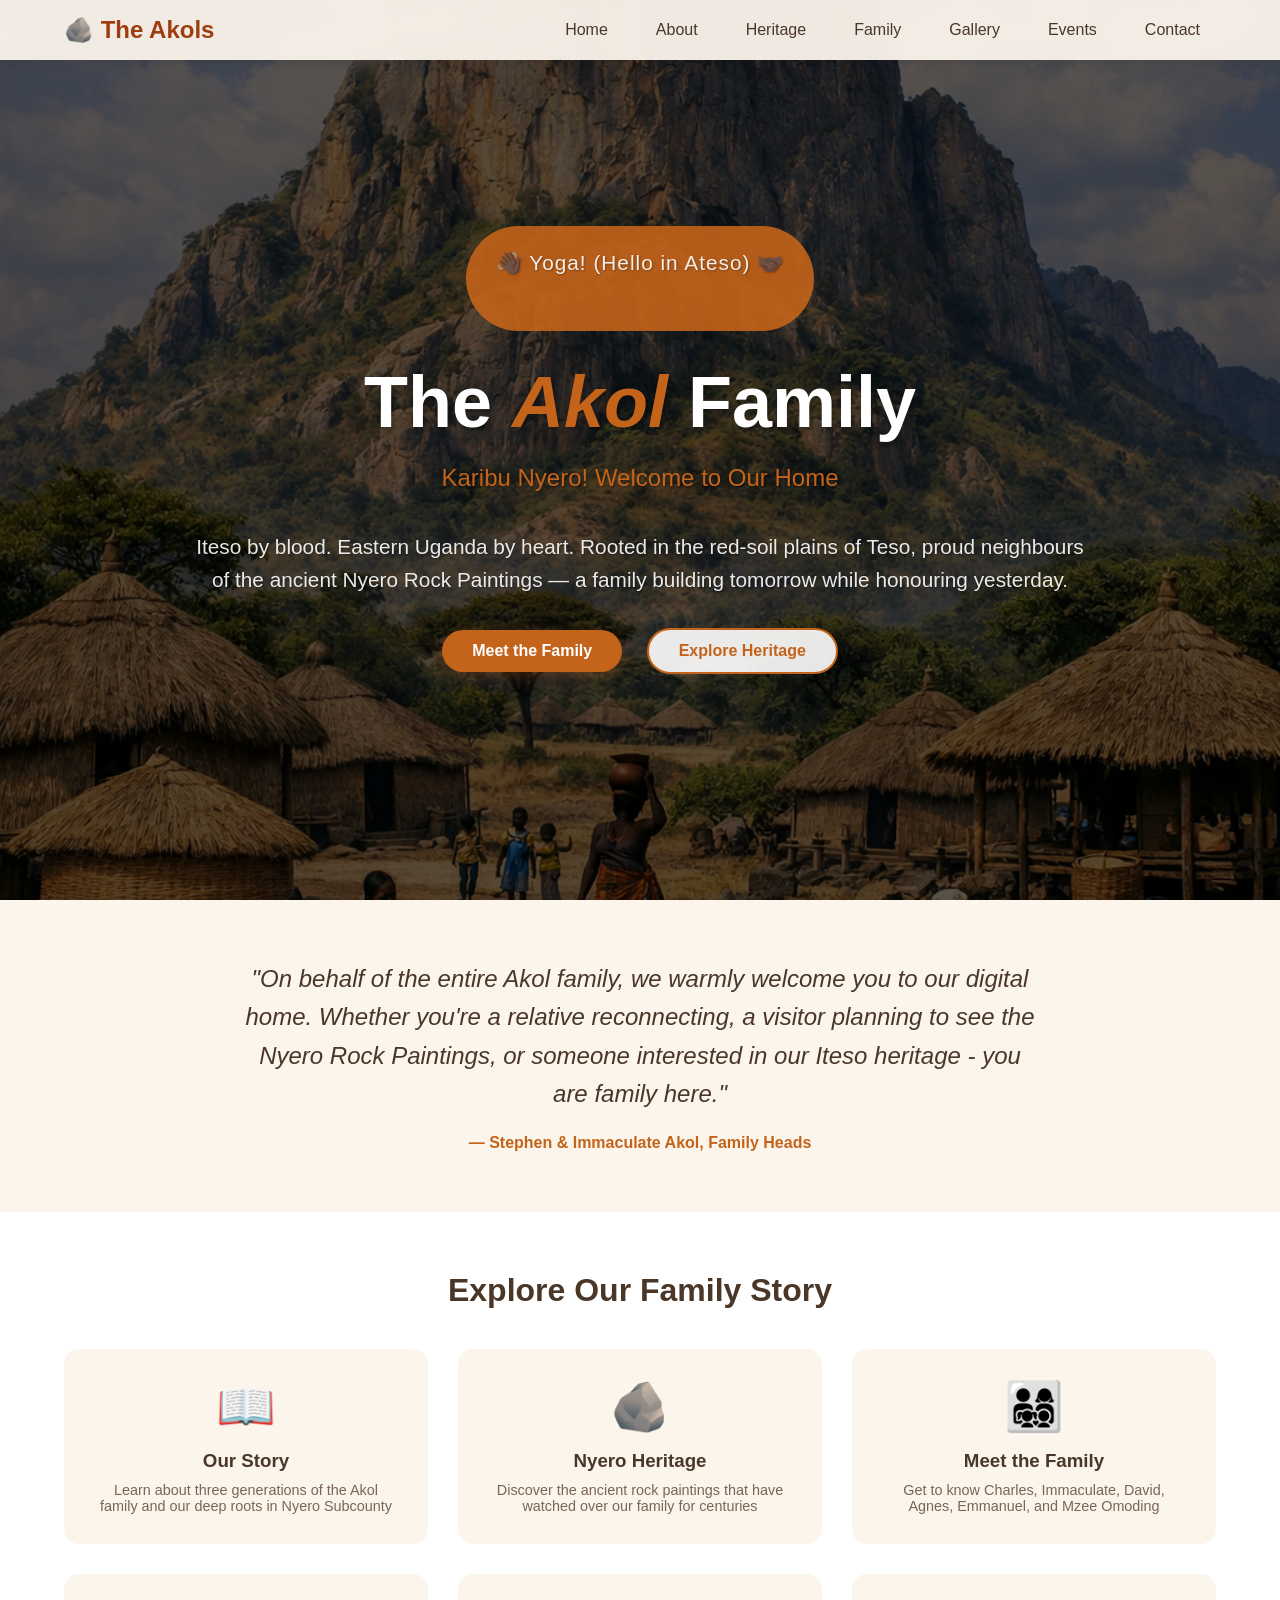
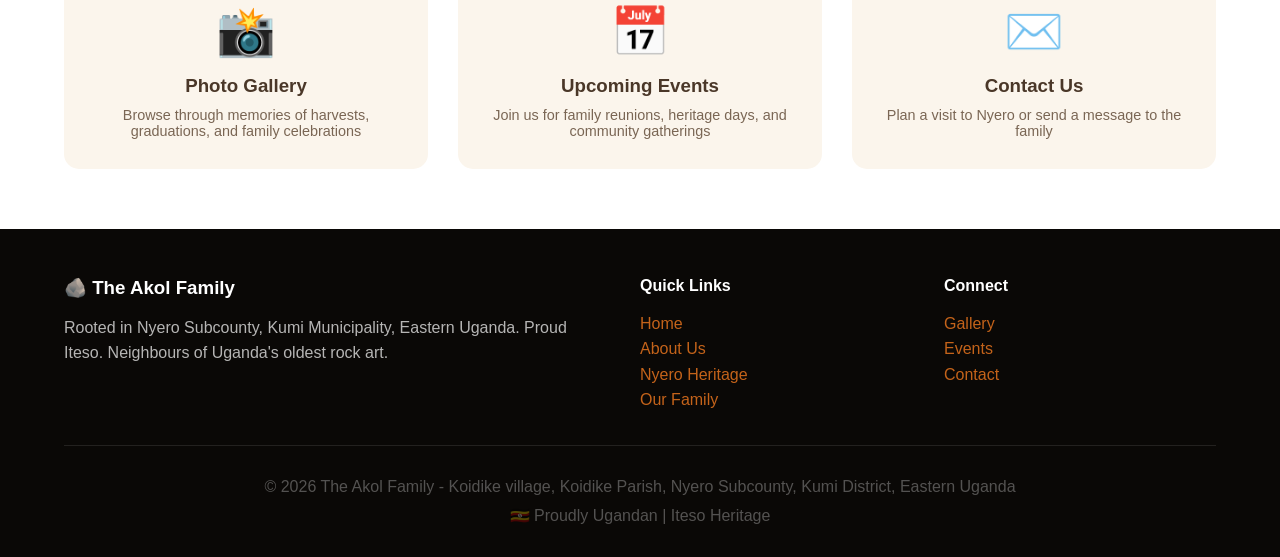
<file: index.html>
<!DOCTYPE html>
<html lang="en">
<head>
    <meta charset="UTF-8">
    <meta name="viewport" content="width=device-width, initial-scale=1.0">
    <title>The Akol Family - Home</title>
    <style>
        * {
            margin: 0;
            padding: 0;
            box-sizing: border-box;
        }
        
        body {
            font-family: 'Segoe UI', Tahoma, Geneva, Verdana, sans-serif;
            color: #4A3728;
        }
        
        /* Navigation */
        nav {
            background: rgba(251, 245, 236, 0.95);
            padding: 1rem 5%;
            display: flex;
            justify-content: space-between;
            align-items: center;
            position: fixed;
            top: 0;
            left: 0;
            right: 0;
            z-index: 100;
            box-shadow: 0 2px 10px rgba(0,0,0,0.1);
            backdrop-filter: blur(5px);
        }
        
        .logo {
            font-size: 1.5rem;
            font-weight: bold;
            color: #9E3D0F;
            text-decoration: none;
        }
        
        .nav-links {
            display: flex;
            gap: 1rem;
            list-style: none;
        }
        
        .nav-links a {
            text-decoration: none;
            color: #4A3728;
            padding: 0.5rem 1rem;
            transition: color 0.3s;
            font-weight: 500;
        }
        
        .nav-links a:hover {
            color: #C4631A;
        }
        
        /* Hero Section with Background Image */
        .hero {
            min-height: 100vh;
            background-image: url('img/rock.png');
            background-size: cover;
            background-position: center;
            background-attachment: fixed;
            background-repeat: no-repeat;
            position: relative;
            display: flex;
            align-items: center;
            justify-content: center;
            text-align: center;
            padding: 100px 20px;
        }
        
        /* Dark overlay for better text readability */
        .hero::before {
            content: '';
            position: absolute;
            top: 0;
            left: 0;
            right: 0;
            bottom: 0;
            background: rgba(0, 0, 0, 0.65);
        }
        
        .hero-content {
            position: relative;
            z-index: 2;
            max-width: 900px;
            animation: fadeInUp 1s ease-out;
        }
        
        @keyframes fadeInUp {
            from {
                opacity: 0;
                transform: translateY(30px);
            }
            to {
                opacity: 1;
                transform: translateY(0);
            }
        }
        
        .hero h1 {
            font-size: 4.5rem;
            color: white;
            margin-bottom: 1rem;
            text-shadow: 2px 2px 4px rgba(0,0,0,0.3);
        }
        
        .hero h1 em {
            color: #C4631A;
            font-style: italic;
        }
        
        /* Welcome Message Box */
        .welcome-message {
            background: rgba(196, 99, 26, 0.9);
            padding: 20px 30px;
            border-radius: 60px;
            display: inline-block;
            margin-bottom: 30px;
            animation: pulse 2s infinite;
        }
        
        @keyframes pulse {
            0%, 100% {
                transform: scale(1);
            }
            50% {
                transform: scale(1.05);
            }
        }
        
        .welcome-message p {
            color: white;
            font-size: 1.1rem;
            font-weight: 500;
            letter-spacing: 1px;
        }
        
        .welcome-message .wave {
            font-size: 1.3rem;
            display: inline-block;
            animation: wave 1s ease-in-out infinite;
        }
        
        @keyframes wave {
            0%, 100% { transform: rotate(0deg); }
            25% { transform: rotate(20deg); }
            75% { transform: rotate(-10deg); }
        }
        
        .hero p {
            font-size: 1.3rem;
            color: rgba(255,255,255,0.9);
            margin-bottom: 2rem;
            line-height: 1.6;
            text-shadow: 1px 1px 2px rgba(0,0,0,0.3);
        }
        
        .btn {
            display: inline-block;
            padding: 12px 30px;
            margin: 0 10px;
            text-decoration: none;
            border-radius: 50px;
            transition: all 0.3s;
            font-weight: 600;
        }
        
        .btn-primary {
            background: #C4631A;
            color: white;
            box-shadow: 0 4px 15px rgba(196,99,26,0.3);
        }
        
        .btn-primary:hover {
            background: #9E3D0F;
            transform: translateY(-3px);
            box-shadow: 0 6px 20px rgba(196,99,26,0.4);
        }
        
        .btn-outline {
            border: 2px solid #C4631A;
            color: #C4631A;
            background: rgba(255,255,255,0.9);
        }
        
        .btn-outline:hover {
            background: #C4631A;
            color: white;
            transform: translateY(-3px);
        }
        
        /* Family Quote Section */
        .family-quote {
            padding: 60px 5%;
            background: #FBF5EC;
            text-align: center;
        }
        
        .family-quote .quote {
            max-width: 800px;
            margin: 0 auto;
            font-size: 1.5rem;
            font-style: italic;
            color: #4A3728;
            line-height: 1.6;
        }
        
        .family-quote .author {
            margin-top: 20px;
            font-size: 1rem;
            color: #C4631A;
            font-weight: 600;
        }
        
        /* Quick Links Section */
        .quick-links {
            padding: 60px 5%;
            background: white;
        }
        
        .quick-links h2 {
            text-align: center;
            font-size: 2rem;
            color: #4A3728;
            margin-bottom: 40px;
        }
        
        .links-grid {
            display: grid;
            grid-template-columns: repeat(auto-fit, minmax(280px, 1fr));
            gap: 30px;
            max-width: 1200px;
            margin: 0 auto;
        }
        
        .link-card {
            background: #FBF5EC;
            padding: 30px;
            border-radius: 15px;
            text-align: center;
            transition: all 0.3s;
            text-decoration: none;
            display: block;
        }
        
        .link-card:hover {
            transform: translateY(-5px);
            box-shadow: 0 10px 30px rgba(0,0,0,0.1);
        }
        
        .link-card .icon {
            font-size: 3rem;
            margin-bottom: 15px;
        }
        
        .link-card h3 {
            color: #4A3728;
            margin-bottom: 10px;
        }
        
        .link-card p {
            color: #7A6654;
            font-size: 0.9rem;
        }
        
        /* Footer */
        footer {
            background: #0A0806;
            color: white;
            padding: 3rem 5% 2rem;
        }
        
        .footer-content {
            max-width: 1200px;
            margin: 0 auto;
            display: grid;
            grid-template-columns: 2fr 1fr 1fr;
            gap: 2rem;
        }
        
        .footer-content h3, .footer-content h4 {
            margin-bottom: 1rem;
        }
        
        .footer-content a {
            color: #C4631A;
            text-decoration: none;
        }
        
        .footer-content p {
            line-height: 1.6;
            color: rgba(255,255,255,0.7);
        }
        
        .footer-bottom {
            text-align: center;
            margin-top: 2rem;
            padding-top: 2rem;
            border-top: 1px solid rgba(255,255,255,0.1);
            color: rgba(255,255,255,0.3);
        }
        
        @media (max-width: 768px) {
            .nav-links {
                display: none;
            }
            .hero h1 {
                font-size: 2.5rem;
            }
            .hero p {
                font-size: 1rem;
            }
            .welcome-message p {
                font-size: 0.9rem;
            }
            .footer-content {
                grid-template-columns: 1fr;
                text-align: center;
            }
            .btn {
                margin: 10px;
                display: inline-block;
            }
        }
    </style>
</head>
<body>

<!-- Navigation -->
<nav>
    <a href="index.html" class="logo">🪨 The Akols</a>
    <ul class="nav-links">
        <li><a href="index.html">Home</a></li>
        <li><a href="about.html">About</a></li>
        <li><a href="heritage.html">Heritage</a></li>
        <li><a href="family.html">Family</a></li>
        <li><a href="gallery.html">Gallery</a></li>
        <li><a href="events.html">Events</a></li>
        <li><a href="contact.html">Contact</a></li>
    </ul>
</nav>

<!-- Hero Section with Background Image -->
<section class="hero">
    <div class="hero-content">
        <!-- Welcome Message -->
        <div class="welcome-message">
            <p><span class="wave">👋🏿</span> Yoga! (Hello in Ateso) <span class="wave">🤝🏿</span></p>
        </div>
        
        <h1>The <em>Akol</em> Family</h1>
        
        <!-- Extended Welcome Message -->
        <div style="margin-bottom: 20px;">
            <p style="font-size: 1.5rem; font-weight: 500; color: #C4631A;">Karibu Nyero! Welcome to Our Home</p>
        </div>
        
        <p>Iteso by blood. Eastern Uganda by heart. Rooted in the red-soil plains of Teso, proud neighbours of the ancient Nyero Rock Paintings — a family building tomorrow while honouring yesterday.</p>
        
        <div style="margin-top: 30px;">
            <a href="family.html" class="btn btn-primary">Meet the Family</a>
            <a href="heritage.html" class="btn btn-outline">Explore Heritage</a>
        </div>
    </div>
</section>

<!-- Family Welcome Section -->
<section class="family-quote">
    <div class="quote">
        "On behalf of the entire Akol family, we warmly welcome you to our digital home. Whether you're a relative reconnecting, a visitor planning to see the Nyero Rock Paintings, or someone interested in our Iteso heritage - you are family here."
    </div>
    <div class="author">
        — Stephen & Immaculate Akol, Family Heads
    </div>
</section>

<!-- Quick Links Section -->
<section class="quick-links">
    <h2>Explore Our Family Story</h2>
    <div class="links-grid">
        <a href="about.html" class="link-card">
            <div class="icon">📖</div>
            <h3>Our Story</h3>
            <p>Learn about three generations of the Akol family and our deep roots in Nyero Subcounty</p>
        </a>
        <a href="heritage.html" class="link-card">
            <div class="icon">🪨</div>
            <h3>Nyero Heritage</h3>
            <p>Discover the ancient rock paintings that have watched over our family for centuries</p>
        </a>
        <a href="family.html" class="link-card">
            <div class="icon">👨‍👩‍👧‍👦</div>
            <h3>Meet the Family</h3>
            <p>Get to know Charles, Immaculate, David, Agnes, Emmanuel, and Mzee Omoding</p>
        </a>
        <a href="gallery.html" class="link-card">
            <div class="icon">📸</div>
            <h3>Photo Gallery</h3>
            <p>Browse through memories of harvests, graduations, and family celebrations</p>
        </a>
        <a href="events.html" class="link-card">
            <div class="icon">📅</div>
            <h3>Upcoming Events</h3>
            <p>Join us for family reunions, heritage days, and community gatherings</p>
        </a>
        <a href="contact.html" class="link-card">
            <div class="icon">✉️</div>
            <h3>Contact Us</h3>
            <p>Plan a visit to Nyero or send a message to the family</p>
        </a>
    </div>
</section>

<!-- Footer -->
<footer>
    <div class="footer-content">
        <div>
            <h3>🪨 The Akol Family</h3>
            <p>Rooted in Nyero Subcounty, Kumi Municipality, Eastern Uganda. Proud Iteso. Neighbours of Uganda's oldest rock art.</p>
        </div>
        <div>
            <h4>Quick Links</h4>
            <p><a href="index.html">Home</a></p>
            <p><a href="about.html">About Us</a></p>
            <p><a href="heritage.html">Nyero Heritage</a></p>
            <p><a href="family.html">Our Family</a></p>
        </div>
        <div>
            <h4>Connect</h4>
            <p><a href="gallery.html">Gallery</a></p>
            <p><a href="events.html">Events</a></p>
            <p><a href="contact.html">Contact</a></p>
        </div>
    </div>
    <div class="footer-bottom">
        <p>&copy; 2026 The Akol Family - Koidike village, Koidike Parish, Nyero Subcounty, Kumi District, Eastern Uganda</p>
        <p style="margin-top: 10px;">🇺🇬 Proudly Ugandan | Iteso Heritage</p>
    </div>
</footer>

<script>
    // Check if the background image loaded correctly
    const heroSection = document.querySelector('.hero');
    const bgImage = new Image();
    bgImage.src = 'img/rock.png';
    
    bgImage.onerror = function() {
        // If image fails to load, add fallback gradient
        heroSection.style.backgroundImage = "linear-gradient(135deg, #2E1A08 0%, #4A2A10 100%)";
        console.log('Background image not found at img/rock.png');
    };
    
    bgImage.onload = function() {
        console.log('Background image loaded successfully');
    };
</script>

</body>
</html>
</file>
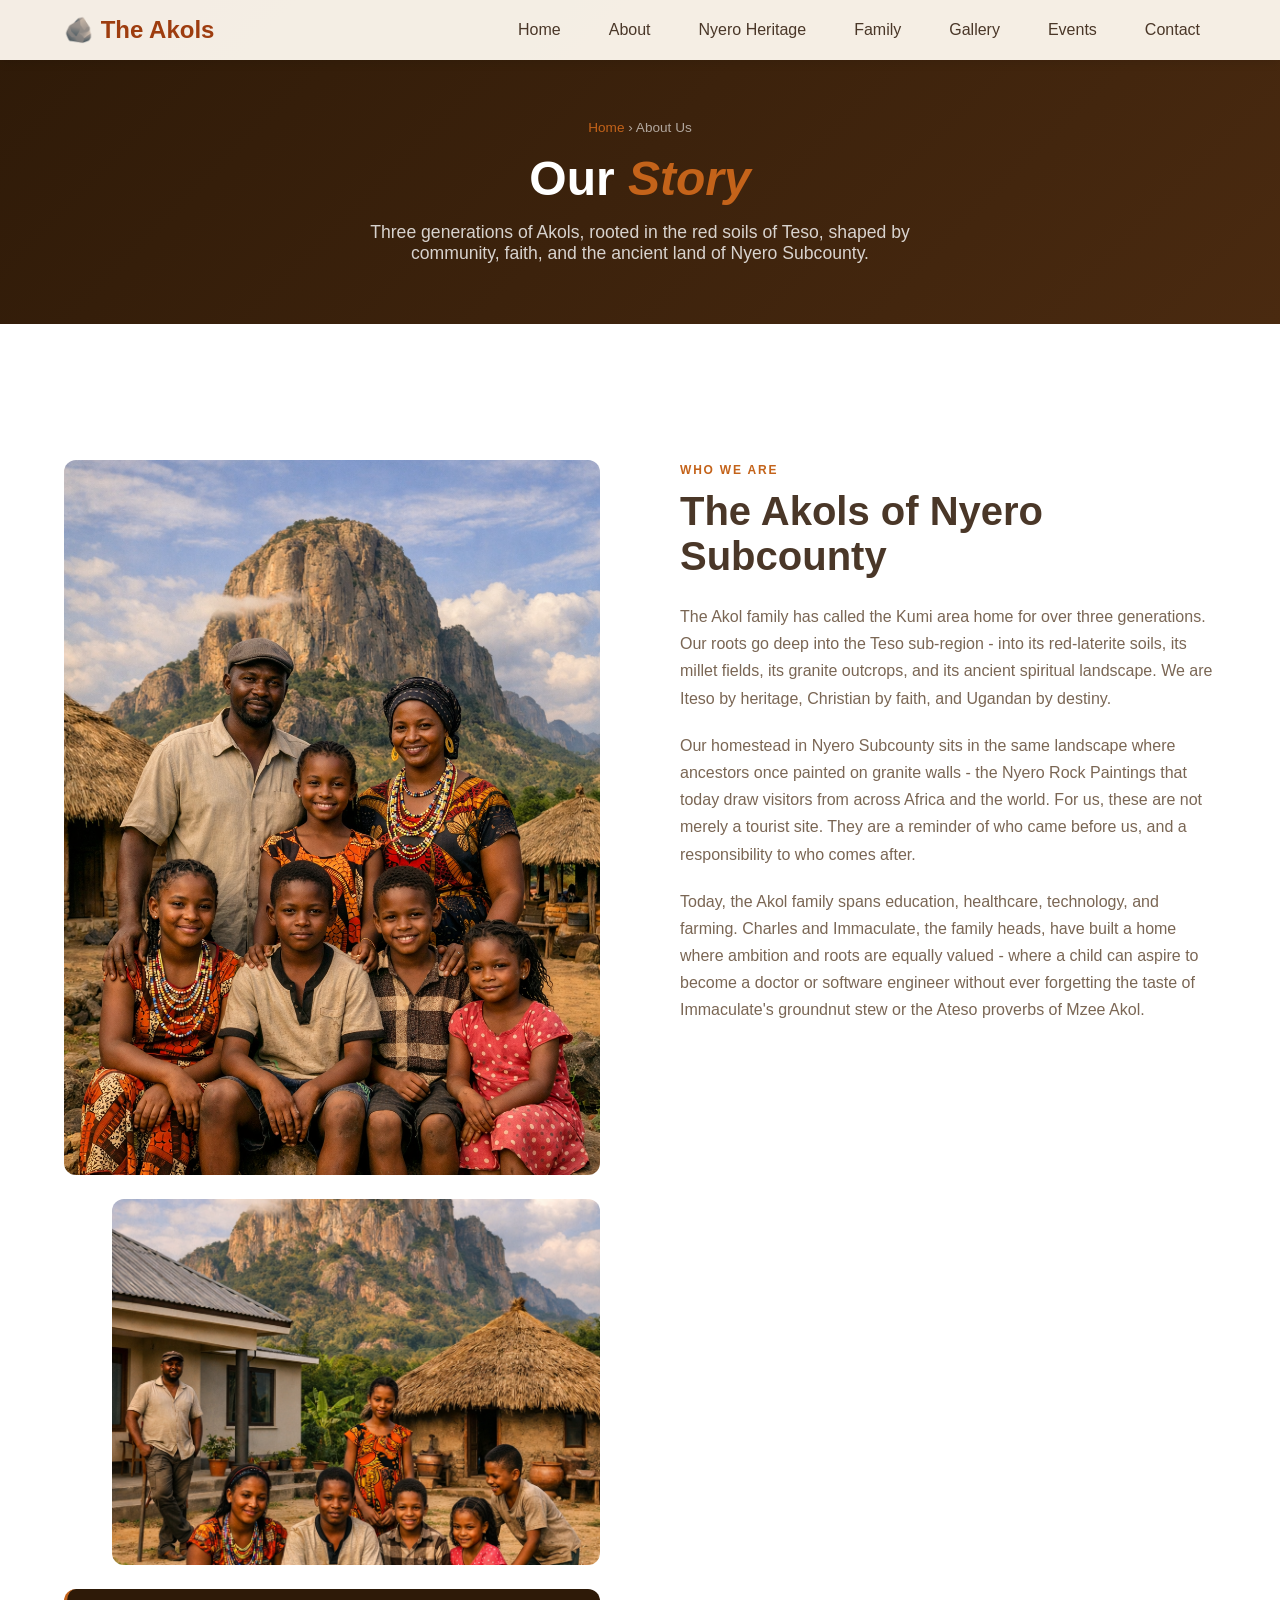
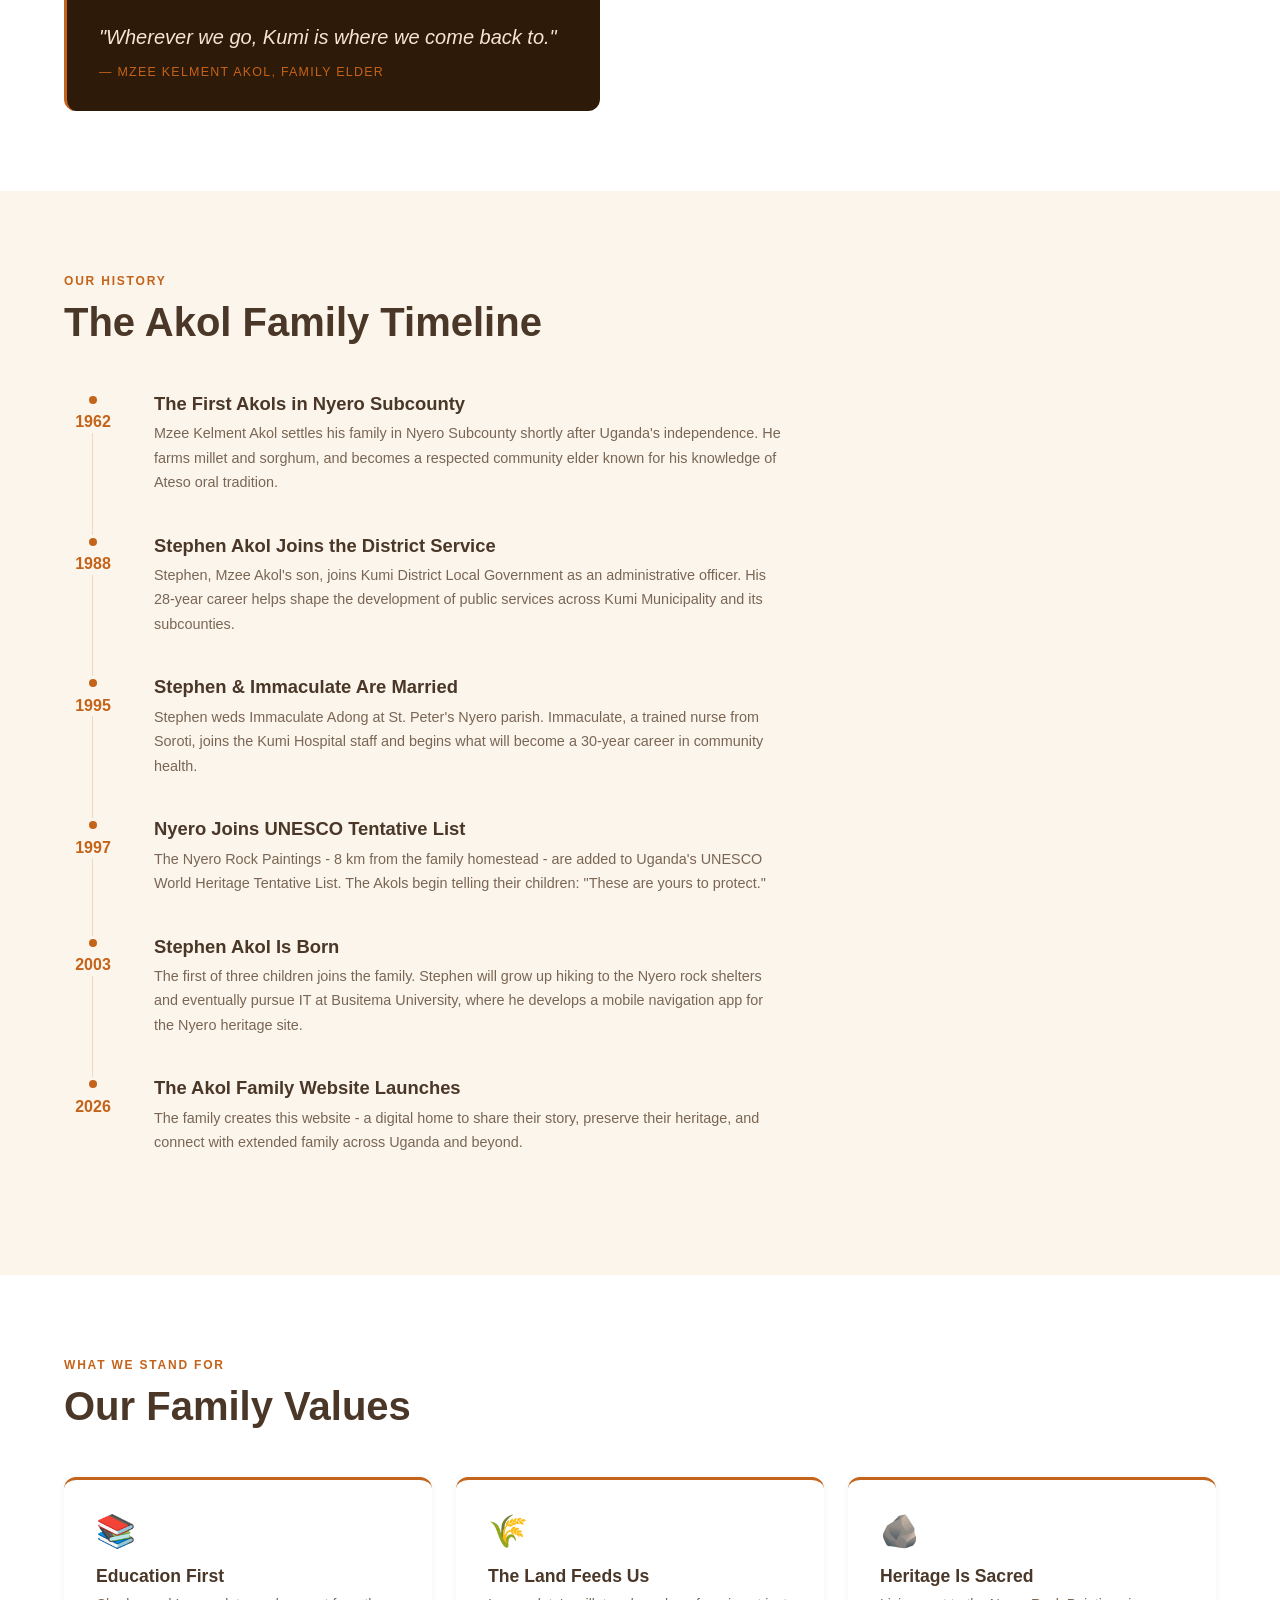
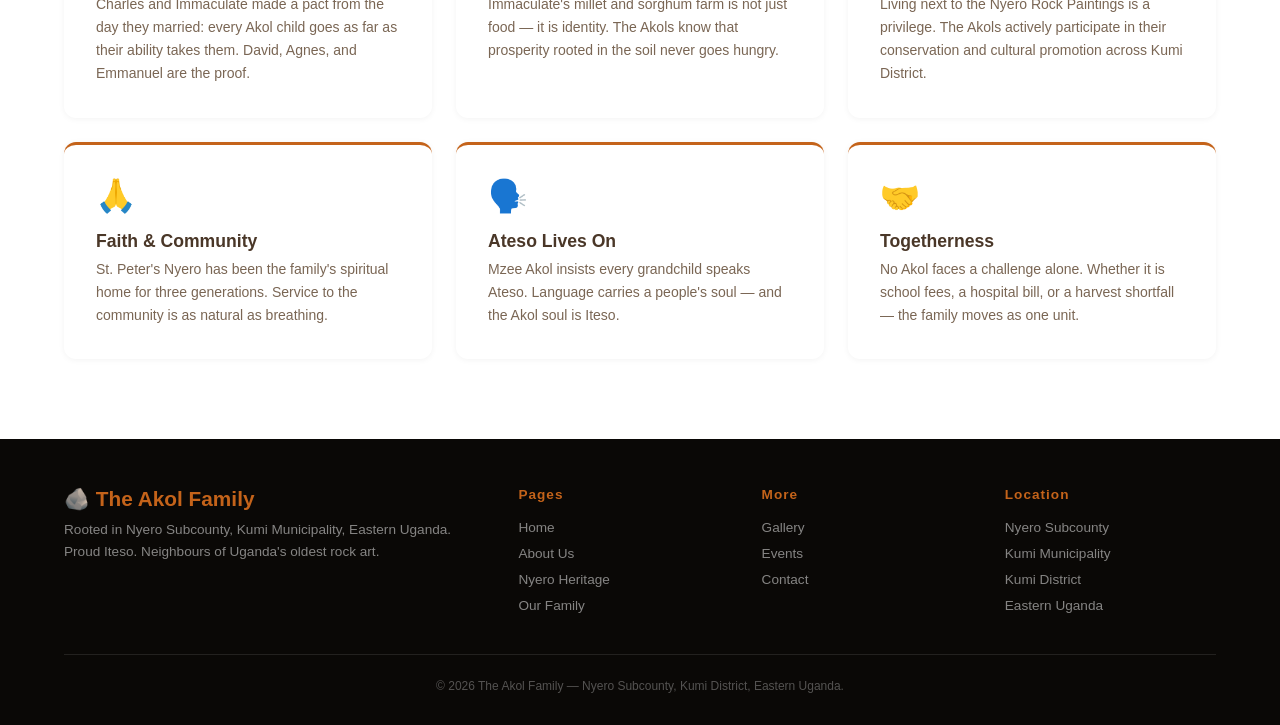
<file: about.html>
<!DOCTYPE html>
<html lang="en">
<head>
  <meta charset="UTF-8"/>
  <meta name="viewport" content="width=device-width, initial-scale=1.0"/>
  <title>About Us — The Akol Family</title>
  <style>
    * {
      margin: 0;
      padding: 0;
      box-sizing: border-box;
    }

    body {
      font-family: 'Segoe UI', Tahoma, Geneva, Verdana, sans-serif;
      background: #FBF5EC;
      color: #4A3728;
    }

    /* Navigation */
    nav {
      background: rgba(251, 245, 236, 0.97);
      padding: 1rem 5%;
      display: flex;
      justify-content: space-between;
      align-items: center;
      position: fixed;
      top: 0;
      left: 0;
      right: 0;
      z-index: 100;
      box-shadow: 0 2px 10px rgba(0,0,0,0.1);
    }

    .logo {
      font-size: 1.5rem;
      font-weight: bold;
      color: #9E3D0F;
      text-decoration: none;
    }

    .nav-links {
      display: flex;
      gap: 1rem;
      list-style: none;
    }

    .nav-links a {
      text-decoration: none;
      color: #4A3728;
      padding: 0.5rem 1rem;
      transition: color 0.3s;
    }

    .nav-links a:hover {
      color: #C4631A;
    }

    /* Page Header */
    .page-header {
      background: linear-gradient(135deg, #2E1A08 0%, #4A2A10 100%);
      color: white;
      padding: 120px 5% 60px;
      text-align: center;
    }

    .page-header h1 {
      font-size: 3rem;
      margin-bottom: 1rem;
    }

    .page-header h1 em {
      color: #C4631A;
      font-style: italic;
    }

    .page-header p {
      font-size: 1.1rem;
      max-width: 600px;
      margin: 0 auto;
      opacity: 0.8;
    }

    .page-breadcrumb {
      margin-bottom: 1rem;
      font-size: 0.85rem;
      color: rgba(255,255,255,0.6);
    }

    .page-breadcrumb a {
      color: #C4631A;
      text-decoration: none;
    }

    /* Section */
    .section {
      padding: 80px 5%;
    }

    .section-inner {
      max-width: 1200px;
      margin: 0 auto;
    }

    .s-label {
      display: inline-block;
      font-size: 0.75rem;
      letter-spacing: 0.15em;
      text-transform: uppercase;
      color: #C4631A;
      font-weight: 600;
      margin-bottom: 0.75rem;
    }

    .s-title {
      font-size: 2.5rem;
      font-weight: 700;
      color: #4A3728;
      margin-bottom: 1.5rem;
    }

    .s-body {
      font-size: 1rem;
      line-height: 1.7;
      color: #7A6654;
    }

    /* Story Grid */
    .story-grid {
      display: grid;
      grid-template-columns: 1fr 1fr;
      gap: 5rem;
      align-items: start;
      margin-top: 3.5rem;
    }

    .story-img-wrap {
      position: relative;
    }

    .story-img {
      aspect-ratio: 3/4;
      border-radius: 12px;
      overflow: hidden;
      background: #4A2A10;
    }

    .story-img img {
      width: 100%;
      height: 100%;
      object-fit: cover;
    }

    .story-img-2 {
      aspect-ratio: 4/3;
      border-radius: 12px;
      overflow: hidden;
      margin-top: 1.5rem;
      margin-left: 3rem;
      background: #4A2A10;
    }

    .story-img-2 img {
      width: 100%;
      height: 100%;
      object-fit: cover;
    }

    .img-placeholder {
      width: 100%;
      height: 100%;
      display: flex;
      flex-direction: column;
      align-items: center;
      justify-content: center;
      color: white;
      text-align: center;
      background: linear-gradient(135deg, #C4631A, #9E3D0F);
    }

    .ph-icon {
      font-size: 4rem;
      margin-bottom: 1rem;
    }

    .ph-label {
      font-size: 0.9rem;
      font-weight: 500;
    }

    .ph-id {
      font-size: 0.7rem;
      opacity: 0.7;
      margin-top: 0.5rem;
    }

    .quote-block {
      background: #2E1A08;
      border-radius: 12px;
      padding: 2rem;
      margin-top: 1.5rem;
      border-left: 3px solid #C4631A;
    }

    .quote-block p {
      font-size: 1.25rem;
      font-style: italic;
      color: #F5E6D3;
      line-height: 1.6;
    }

    .quote-block cite {
      display: block;
      margin-top: 0.75rem;
      font-size: 0.78rem;
      letter-spacing: 0.1em;
      text-transform: uppercase;
      color: #C4631A;
      font-style: normal;
    }

    /* Timeline */
    .timeline {
      margin-top: 3rem;
      max-width: 720px;
    }

    .tl-item {
      display: flex;
      gap: 2rem;
      padding-bottom: 2.5rem;
      position: relative;
    }

    .tl-item::before {
      content: '';
      position: absolute;
      left: 28px;
      top: 40px;
      bottom: 0;
      width: 1px;
      background: rgba(196,99,26,0.2);
    }

    .tl-item:last-child::before {
      display: none;
    }

    .tl-year {
      flex-shrink: 0;
      text-align: center;
      width: 58px;
    }

    .tl-dot {
      width: 14px;
      height: 14px;
      border-radius: 50%;
      background: #C4631A;
      border: 3px solid #FBF5EC;
      margin: 0 auto 0.4rem;
      position: relative;
      z-index: 1;
    }

    .tl-y-label {
      font-size: 1rem;
      font-weight: 700;
      color: #C4631A;
    }

    .tl-content {
      padding-top: 0;
    }

    .tl-content h3 {
      font-size: 1.15rem;
      font-weight: 700;
      color: #4A3728;
      margin-bottom: 0.4rem;
    }

    .tl-content p {
      font-size: 0.9rem;
      color: #7A6654;
      line-height: 1.7;
    }

    /* Values Grid */
    .values-grid {
      display: grid;
      grid-template-columns: repeat(3, 1fr);
      gap: 1.5rem;
      margin-top: 3rem;
    }

    .val-card {
      background: white;
      padding: 2rem;
      border-radius: 12px;
      box-shadow: 0 1px 6px rgba(0,0,0,0.05);
      border-top: 3px solid #C4631A;
    }

    .val-icon {
      font-size: 2rem;
      margin-bottom: 1rem;
    }

    .val-card h3 {
      font-size: 1.1rem;
      font-weight: 700;
      color: #4A3728;
      margin-bottom: 0.4rem;
    }

    .val-card p {
      font-size: 0.875rem;
      color: #7A6654;
      line-height: 1.65;
    }

    /* Footer */
    .site-footer {
      background: #0A0806;
      color: white;
      padding: 3rem 5% 2rem;
    }

    .footer-content {
      max-width: 1200px;
      margin: 0 auto;
      display: grid;
      grid-template-columns: 2fr 1fr 1fr 1fr;
      gap: 2rem;
    }

    .brand-name {
      font-size: 1.3rem;
      font-weight: bold;
      color: #C4631A;
      margin-bottom: 0.5rem;
    }

    .footer-brand p {
      font-size: 0.85rem;
      color: rgba(255,255,255,0.5);
      line-height: 1.6;
    }

    .footer-col h4 {
      font-size: 0.85rem;
      font-weight: 600;
      color: #C4631A;
      margin-bottom: 1rem;
      letter-spacing: 1px;
    }

    .footer-col ul {
      list-style: none;
      padding: 0;
    }

    .footer-col li {
      margin-bottom: 0.5rem;
    }

    .footer-col a {
      color: rgba(255,255,255,0.5);
      text-decoration: none;
      font-size: 0.85rem;
      transition: color 0.3s;
    }

    .footer-col a:hover {
      color: #C4631A;
    }

    .footer-bottom {
      max-width: 1200px;
      margin: 2rem auto 0;
      padding-top: 1.5rem;
      text-align: center;
      border-top: 1px solid rgba(255,255,255,0.1);
      font-size: 0.75rem;
      color: rgba(255,255,255,0.3);
    }

    .fade-up {
      opacity: 0;
      transform: translateY(20px);
      animation: fadeUp 0.6s ease forwards;
    }

    @keyframes fadeUp {
      to {
        opacity: 1;
        transform: translateY(0);
      }
    }

    .delay-1 { animation-delay: 0.1s; }
    .delay-2 { animation-delay: 0.2s; }
    .delay-3 { animation-delay: 0.3s; }

    @media (max-width: 768px) {
      .nav-links {
        display: none;
      }
      .story-grid {
        grid-template-columns: 1fr;
        gap: 2rem;
      }
      .values-grid {
        grid-template-columns: 1fr 1fr;
      }
      .story-img-2 {
        margin-left: 0;
      }
      .page-header h1 {
        font-size: 2rem;
      }
      .s-title {
        font-size: 1.8rem;
      }
      .footer-content {
        grid-template-columns: 1fr;
        text-align: center;
      }
      .footer-col ul {
        text-align: center;
      }
    }

    @media (max-width: 480px) {
      .values-grid {
        grid-template-columns: 1fr;
      }
    }
  </style>
</head>
<body>

<!-- Navigation -->
<nav>
  <a href="index.html" class="logo">🪨 The Akols</a>
  <ul class="nav-links">
    <li><a href="index.html">Home</a></li>
    <li><a href="about.html">About</a></li>
    <li><a href="heritage.html">Nyero Heritage</a></li>
    <li><a href="family.html">Family</a></li>
    <li><a href="gallery.html">Gallery</a></li>
    <li><a href="events.html">Events</a></li>
    <li><a href="contact.html">Contact</a></li>
  </ul>
</nav>

<!-- Page Hero -->
<div class="page-header">
  <div class="page-breadcrumb"><a href="index.html">Home</a> › About Us</div>
  <h1>Our <em>Story</em></h1>
  <p>Three generations of Akols, rooted in the red soils of Teso, shaped by community, faith, and the ancient land of Nyero Subcounty.</p>
</div>

<!-- Story Section -->
<section class="section" style="background:white;">
  <div class="section-inner">
    <div class="story-grid">
      <div class="story-img-wrap fade-up">
        <div class="story-img">
  <img src="img/family0.png" alt="Akol family portrait" onerror="this.onerror=null; this.parentElement.innerHTML='<div class=\'img-placeholder\'><span class=\'ph-icon\'>👨‍👩‍👧‍👦</span><span class=\'ph-label\'>Akol Family Portrait</span><span class=\'ph-id\'>Add family photo</span></div>'">
</div>
<div class="story-img-2">
  <img src="img/home0.png" alt="Akol homestead, Nyero Subcounty" onerror="this.onerror=null; this.parentElement.innerHTML='<div class=\'img-placeholder\'><span class=\'ph-icon\'>🏡</span><span class=\'ph-label\'>Akol Homestead</span><span class=\'ph-id\'>Add homestead photo</span></div>'">
</div>
        <div class="quote-block">
          <p>"Wherever we go, Kumi is where we come back to."</p>
          <cite>— Mzee Kelment Akol, Family Elder</cite>
        </div>
      </div>

      <div class="fade-up delay-1">
        <span class="s-label">Who We Are</span>
        <h2 class="s-title">The Akols of Nyero<br/>Subcounty</h2>
        <p class="s-body">
          The Akol family has called the Kumi area home for over three generations. Our roots go deep into the Teso sub-region - into its red-laterite soils, its millet fields, its granite outcrops, and its ancient spiritual landscape. We are Iteso by heritage, Christian by faith, and Ugandan by destiny.
        </p>
        <p class="s-body" style="margin-top:1.25rem;">
          Our homestead in Nyero Subcounty sits in the same landscape where ancestors once painted on granite walls - the Nyero Rock Paintings that today draw visitors from across Africa and the world. For us, these are not merely a tourist site. They are a reminder of who came before us, and a responsibility to who comes after.
        </p>
        <p class="s-body" style="margin-top:1.25rem;">
          Today, the Akol family spans education, healthcare, technology, and farming. Charles and Immaculate, the family heads, have built a home where ambition and roots are equally valued - where a child can aspire to become a doctor or software engineer without ever forgetting the taste of Immaculate's groundnut stew or the Ateso proverbs of Mzee Akol.
        </p>
      </div>
    </div>
  </div>
</section>

<!-- Timeline Section -->
<section class="section" style="background:#FBF5EC;">
  <div class="section-inner">
    <span class="s-label fade-up">Our History</span>
    <h2 class="s-title fade-up">The Akol Family Timeline</h2>
    <div class="timeline">
      <div class="tl-item fade-up">
        <div class="tl-year"><div class="tl-dot"></div><div class="tl-y-label">1962</div></div>
        <div class="tl-content">
          <h3>The First Akols in Nyero Subcounty</h3>
          <p>Mzee Kelment Akol settles his family in Nyero Subcounty shortly after Uganda's independence. He farms millet and sorghum, and becomes a respected community elder known for his knowledge of Ateso oral tradition.</p>
        </div>
      </div>
      <div class="tl-item fade-up delay-1">
        <div class="tl-year"><div class="tl-dot"></div><div class="tl-y-label">1988</div></div>
        <div class="tl-content">
          <h3>Stephen Akol Joins the District Service</h3>
          <p>Stephen, Mzee Akol's son, joins Kumi District Local Government as an administrative officer. His 28-year career helps shape the development of public services across Kumi Municipality and its subcounties.</p>
        </div>
      </div>
      <div class="tl-item fade-up delay-2">
        <div class="tl-year"><div class="tl-dot"></div><div class="tl-y-label">1995</div></div>
        <div class="tl-content">
          <h3>Stephen & Immaculate Are Married</h3>
          <p>Stephen weds Immaculate Adong at St. Peter's Nyero parish. Immaculate, a trained nurse from Soroti, joins the Kumi Hospital staff and begins what will become a 30-year career in community health.</p>
        </div>
      </div>
      <div class="tl-item fade-up delay-3">
        <div class="tl-year"><div class="tl-dot"></div><div class="tl-y-label">1997</div></div>
        <div class="tl-content">
          <h3>Nyero Joins UNESCO Tentative List</h3>
          <p>The Nyero Rock Paintings - 8 km from the family homestead - are added to Uganda's UNESCO World Heritage Tentative List. The Akols begin telling their children: "These are yours to protect."</p>
        </div>
      </div>
      <div class="tl-item fade-up">
        <div class="tl-year"><div class="tl-dot"></div><div class="tl-y-label">2003</div></div>
        <div class="tl-content">
          <h3>Stephen Akol Is Born</h3>
          <p>The first of three children joins the family. Stephen will grow up hiking to the Nyero rock shelters and eventually pursue IT at Busitema University, where he develops a mobile navigation app for the Nyero heritage site.</p>
        </div>
      </div>
      <div class="tl-item fade-up delay-1">
        <div class="tl-year"><div class="tl-dot"></div><div class="tl-y-label">2026</div></div>
        <div class="tl-content">
          <h3>The Akol Family Website Launches</h3>
          <p>The family creates this website - a digital home to share their story, preserve their heritage, and connect with extended family across Uganda and beyond.</p>
        </div>
      </div>
    </div>
  </div>
</section>

<!-- Values Section -->
<section class="section" style="background:white;">
  <div class="section-inner">
    <span class="s-label fade-up">What We Stand For</span>
    <h2 class="s-title fade-up">Our Family Values</h2>
    <div class="values-grid">
      <div class="val-card fade-up delay-1">
        <div class="val-icon">📚</div>
        <h3>Education First</h3>
        <p>Charles and Immaculate made a pact from the day they married: every Akol child goes as far as their ability takes them. David, Agnes, and Emmanuel are the proof.</p>
      </div>
      <div class="val-card fade-up delay-2">
        <div class="val-icon">🌾</div>
        <h3>The Land Feeds Us</h3>
        <p>Immaculate's millet and sorghum farm is not just food — it is identity. The Akols know that prosperity rooted in the soil never goes hungry.</p>
      </div>
      <div class="val-card fade-up delay-3">
        <div class="val-icon">🪨</div>
        <h3>Heritage Is Sacred</h3>
        <p>Living next to the Nyero Rock Paintings is a privilege. The Akols actively participate in their conservation and cultural promotion across Kumi District.</p>
      </div>
      <div class="val-card fade-up">
        <div class="val-icon">🙏</div>
        <h3>Faith & Community</h3>
        <p>St. Peter's Nyero has been the family's spiritual home for three generations. Service to the community is as natural as breathing.</p>
      </div>
      <div class="val-card fade-up delay-1">
        <div class="val-icon">🗣️</div>
        <h3>Ateso Lives On</h3>
        <p>Mzee Akol insists every grandchild speaks Ateso. Language carries a people's soul — and the Akol soul is Iteso.</p>
      </div>
      <div class="val-card fade-up delay-2">
        <div class="val-icon">🤝</div>
        <h3>Togetherness</h3>
        <p>No Akol faces a challenge alone. Whether it is school fees, a hospital bill, or a harvest shortfall — the family moves as one unit.</p>
      </div>
    </div>
  </div>
</section>

<!-- Footer -->
<footer class="site-footer">
  <div class="footer-content">
    <div class="footer-brand">
      <div class="brand-name">🪨 The Akol Family</div>
      <p>Rooted in Nyero Subcounty, Kumi Municipality, Eastern Uganda.<br>Proud Iteso. Neighbours of Uganda's oldest rock art.</p>
    </div>
    
    <div class="footer-col">
      <h4>Pages</h4>
      <ul>
        <li><a href="index.html">Home</a></li>
        <li><a href="about.html">About Us</a></li>
        <li><a href="heritage.html">Nyero Heritage</a></li>
        <li><a href="family.html">Our Family</a></li>
      </ul>
    </div>
    
    <div class="footer-col">
      <h4>More</h4>
      <ul>
        <li><a href="gallery.html">Gallery</a></li>
        <li><a href="events.html">Events</a></li>
        <li><a href="contact.html">Contact</a></li>
      </ul>
    </div>
    
    <div class="footer-col">
      <h4>Location</h4>
      <ul>
        <li><a href="heritage.html">Nyero Subcounty</a></li>
        <li><a href="contact.html">Kumi Municipality</a></li>
        <li><a href="contact.html">Kumi District</a></li>
        <li><a href="heritage.html">Eastern Uganda</a></li>
      </ul>
    </div>
  </div>
  
  <div class="footer-bottom">
    <p>&copy; 2026 The Akol Family — Nyero Subcounty, Kumi District, Eastern Uganda.</p>
  </div>
</footer>

</body>
</html>
</file>
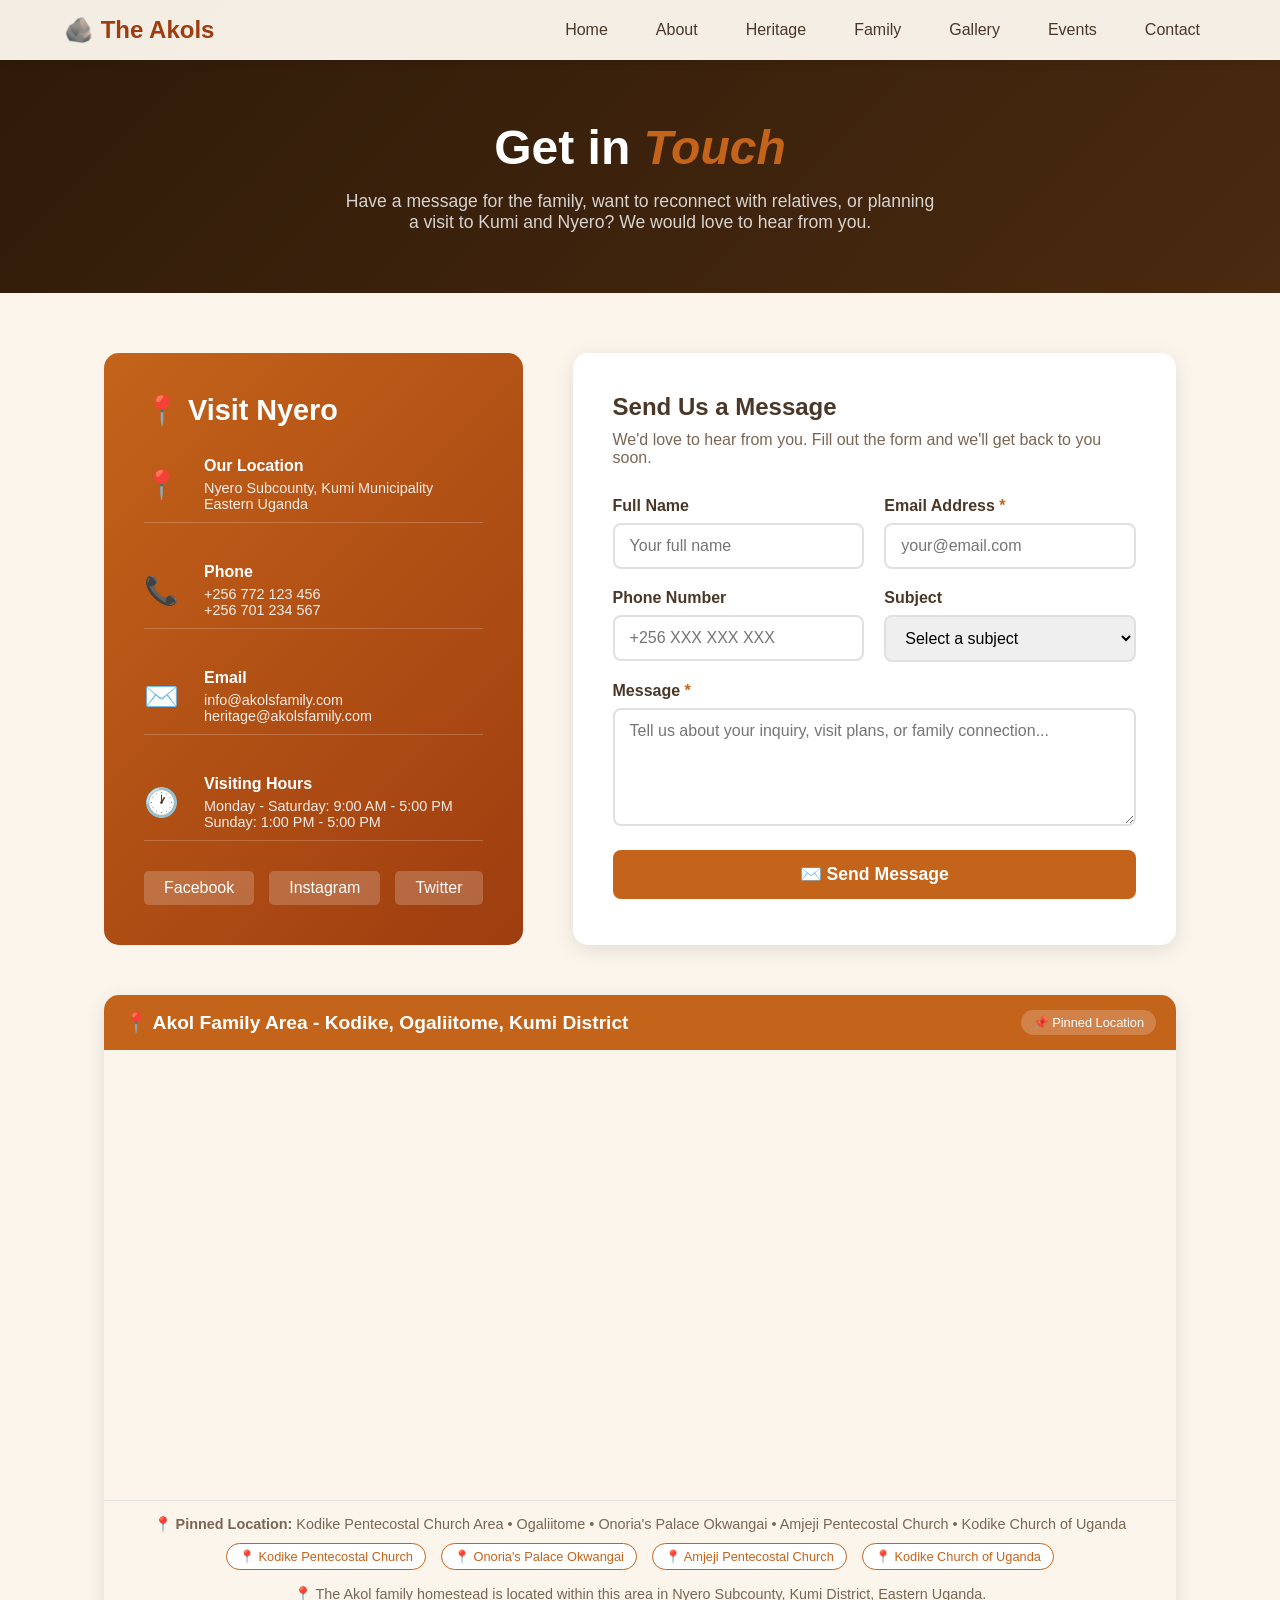
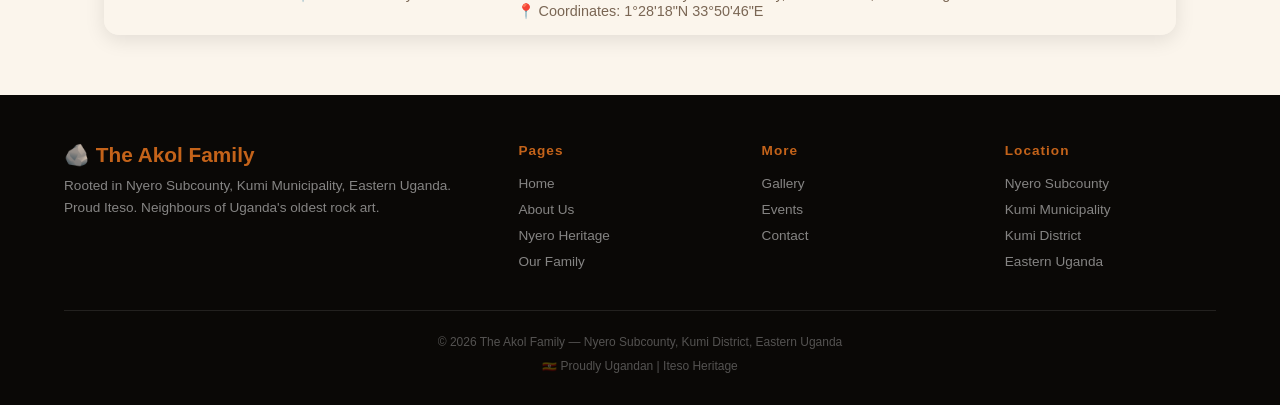
<file: contact.html>
<!DOCTYPE html>
<html lang="en">
<head>
    <meta charset="UTF-8">
    <meta name="viewport" content="width=device-width, initial-scale=1.0">
    <title>Contact - The Akol Family</title>
    <style>
        * {
            margin: 0;
            padding: 0;
            box-sizing: border-box;
        }

        body {
            font-family: 'Segoe UI', Tahoma, Geneva, Verdana, sans-serif;
            background: #FBF5EC;
            color: #4A3728;
        }

        /* Navigation */
        nav {
            background: rgba(251, 245, 236, 0.97);
            padding: 1rem 5%;
            display: flex;
            justify-content: space-between;
            align-items: center;
            position: fixed;
            top: 0;
            left: 0;
            right: 0;
            z-index: 100;
            box-shadow: 0 2px 10px rgba(0,0,0,0.1);
        }

        .logo {
            font-size: 1.5rem;
            font-weight: bold;
            color: #9E3D0F;
            text-decoration: none;
        }

        .nav-links {
            display: flex;
            gap: 1rem;
            list-style: none;
        }

        .nav-links a {
            text-decoration: none;
            color: #4A3728;
            padding: 0.5rem 1rem;
            transition: color 0.3s;
        }

        .nav-links a:hover {
            color: #C4631A;
        }

        /* Page Header */
        .page-header {
            background: linear-gradient(135deg, #2E1A08 0%, #4A2A10 100%);
            color: white;
            padding: 120px 5% 60px;
            text-align: center;
        }

        .page-header h1 {
            font-size: 3rem;
            margin-bottom: 1rem;
        }

        .page-header h1 em {
            color: #C4631A;
            font-style: italic;
        }

        .page-header p {
            font-size: 1.1rem;
            max-width: 600px;
            margin: 0 auto;
            opacity: 0.8;
        }

        /* Contact Section */
        .contact-section {
            padding: 60px 5%;
            max-width: 1200px;
            margin: 0 auto;
        }

        .contact-wrapper {
            display: grid;
            grid-template-columns: 1fr 1.5fr;
            gap: 50px;
        }

        /* Contact Info */
        .contact-info {
            background: linear-gradient(135deg, #C4631A 0%, #9E3D0F 100%);
            padding: 40px;
            border-radius: 15px;
            color: white;
        }

        .contact-info h3 {
            font-size: 1.8rem;
            margin-bottom: 20px;
        }

        .info-item {
            display: flex;
            align-items: center;
            gap: 15px;
            margin-bottom: 30px;
            padding: 10px 0;
            border-bottom: 1px solid rgba(255,255,255,0.2);
        }

        .info-icon {
            font-size: 28px;
            min-width: 45px;
        }

        .info-item h4 {
            margin-bottom: 5px;
            font-size: 1rem;
        }

        .info-item p {
            opacity: 0.9;
            font-size: 0.9rem;
        }

        .social-links {
            display: flex;
            gap: 15px;
            margin-top: 30px;
        }

        .social-link {
            display: inline-block;
            padding: 8px 20px;
            background: rgba(255,255,255,0.2);
            border-radius: 5px;
            color: white;
            text-decoration: none;
            transition: all 0.3s;
        }

        .social-link:hover {
            background: white;
            color: #C4631A;
        }

        /* Contact Form */
        .contact-form {
            background: white;
            padding: 40px;
            border-radius: 15px;
            box-shadow: 0 5px 20px rgba(0,0,0,0.1);
        }

        .contact-form h3 {
            color: #4A3728;
            margin-bottom: 10px;
            font-size: 1.5rem;
        }

        .contact-form p {
            color: #7A6654;
            margin-bottom: 30px;
        }

        .form-group {
            margin-bottom: 20px;
        }

        .form-group label {
            display: block;
            margin-bottom: 8px;
            font-weight: 600;
            color: #4A3728;
        }

        .required {
            color: #C4631A;
        }

        .form-group input,
        .form-group select,
        .form-group textarea {
            width: 100%;
            padding: 12px 15px;
            border: 2px solid #e0e0e0;
            border-radius: 8px;
            font-size: 1rem;
            transition: all 0.3s;
            font-family: inherit;
        }

        .form-group input:focus,
        .form-group select:focus,
        .form-group textarea:focus {
            outline: none;
            border-color: #C4631A;
            box-shadow: 0 0 0 3px rgba(196,99,26,0.1);
        }

        .form-row {
            display: grid;
            grid-template-columns: 1fr 1fr;
            gap: 20px;
        }

        .submit-btn {
            width: 100%;
            padding: 14px;
            background: #C4631A;
            color: white;
            border: none;
            border-radius: 8px;
            font-size: 1.1rem;
            font-weight: 600;
            cursor: pointer;
            transition: all 0.3s;
        }

        .submit-btn:hover {
            background: #9E3D0F;
            transform: translateY(-2px);
            box-shadow: 0 5px 15px rgba(196,99,26,0.3);
        }

        /* Map Container */
        .map-container {
            margin-top: 50px;
            border-radius: 15px;
            overflow: hidden;
            box-shadow: 0 5px 20px rgba(0,0,0,0.1);
        }

        .map-header {
            background: #C4631A;
            color: white;
            padding: 15px 20px;
            display: flex;
            justify-content: space-between;
            align-items: center;
            flex-wrap: wrap;
            gap: 10px;
        }

        .map-header h3 {
            margin: 0;
            font-size: 1.2rem;
        }

        .pin-badge {
            background: rgba(255,255,255,0.2);
            padding: 5px 12px;
            border-radius: 20px;
            font-size: 0.8rem;
        }

        .map-container iframe {
            width: 100%;
            height: 450px;
            border: 0;
            display: block;
        }

        .map-note {
            background: #FBF5EC;
            padding: 15px;
            text-align: center;
            font-size: 0.9rem;
            color: #7A6654;
            border-top: 1px solid #e0e0e0;
        }

        .nearby-places {
            display: flex;
            flex-wrap: wrap;
            justify-content: center;
            gap: 15px;
            margin-top: 10px;
        }

        .nearby-place {
            background: white;
            padding: 5px 12px;
            border-radius: 20px;
            font-size: 0.8rem;
            color: #C4631A;
            border: 1px solid #C4631A;
        }

        /* Footer */
        footer {
            background: #0A0806;
            color: white;
            padding: 3rem 5% 2rem;
        }

        .footer-content {
            max-width: 1200px;
            margin: 0 auto;
            display: grid;
            grid-template-columns: 2fr 1fr 1fr 1fr;
            gap: 2rem;
        }

        .brand-name {
            font-size: 1.3rem;
            font-weight: bold;
            color: #C4631A;
            margin-bottom: 0.5rem;
        }

        .footer-brand p {
            font-size: 0.85rem;
            color: rgba(255,255,255,0.5);
            line-height: 1.6;
        }

        .footer-col h4 {
            font-size: 0.85rem;
            font-weight: 600;
            color: #C4631A;
            margin-bottom: 1rem;
            letter-spacing: 1px;
        }

        .footer-col ul {
            list-style: none;
            padding: 0;
        }

        .footer-col li {
            margin-bottom: 0.5rem;
        }

        .footer-col a {
            color: rgba(255,255,255,0.5);
            text-decoration: none;
            font-size: 0.85rem;
            transition: color 0.3s;
        }

        .footer-col a:hover {
            color: #C4631A;
        }

        .footer-bottom {
            max-width: 1200px;
            margin: 2rem auto 0;
            padding-top: 1.5rem;
            text-align: center;
            border-top: 1px solid rgba(255,255,255,0.1);
            font-size: 0.75rem;
            color: rgba(255,255,255,0.3);
        }

        @media (max-width: 768px) {
            .nav-links {
                display: none;
            }
            .page-header h1 {
                font-size: 2rem;
            }
            .contact-wrapper {
                grid-template-columns: 1fr;
            }
            .form-row {
                grid-template-columns: 1fr;
            }
            .footer-content {
                grid-template-columns: 1fr;
                text-align: center;
            }
            .footer-col ul {
                text-align: center;
            }
            .map-header {
                flex-direction: column;
                text-align: center;
            }
        }
    </style>
</head>
<body>

<!-- Navigation -->
<nav>
    <a href="index.html" class="logo">🪨 The Akols</a>
    <ul class="nav-links">
        <li><a href="index.html">Home</a></li>
        <li><a href="about.html">About</a></li>
        <li><a href="heritage.html">Heritage</a></li>
        <li><a href="family.html">Family</a></li>
        <li><a href="gallery.html">Gallery</a></li>
        <li><a href="events.html">Events</a></li>
        <li><a href="contact.html">Contact</a></li>
    </ul>
</nav>

<!-- Page Header -->
<div class="page-header">
    <h1>Get in <em>Touch</em></h1>
    <p>Have a message for the family, want to reconnect with relatives, or planning a visit to Kumi and Nyero? We would love to hear from you.</p>
</div>

<div class="contact-section">
    <div class="contact-wrapper">
        <!-- Contact Information -->
        <div class="contact-info">
            <h3>📍 Visit Nyero</h3>
            
            <div class="info-item">
                <div class="info-icon">📍</div>
                <div>
                    <h4>Our Location</h4>
                    <p>Nyero Subcounty, Kumi Municipality<br>Eastern Uganda</p>
                </div>
            </div>
            
            <div class="info-item">
                <div class="info-icon">📞</div>
                <div>
                    <h4>Phone</h4>
                    <p>+256 772 123 456<br>+256 701 234 567</p>
                </div>
            </div>
            
            <div class="info-item">
                <div class="info-icon">✉️</div>
                <div>
                    <h4>Email</h4>
                    <p>info@akolsfamily.com<br>heritage@akolsfamily.com</p>
                </div>
            </div>
            
            <div class="info-item">
                <div class="info-icon">🕐</div>
                <div>
                    <h4>Visiting Hours</h4>
                    <p>Monday - Saturday: 9:00 AM - 5:00 PM<br>Sunday: 1:00 PM - 5:00 PM</p>
                </div>
            </div>
            
            <div class="social-links">
                <a href="#" class="social-link">Facebook</a>
                <a href="#" class="social-link">Instagram</a>
                <a href="#" class="social-link">Twitter</a>
            </div>
        </div>
        
        <!-- Contact Form -->
        <div class="contact-form">
            <h3>Send Us a Message</h3>
            <p>We'd love to hear from you. Fill out the form and we'll get back to you soon.</p>
            
            <form action="#" method="POST">
                <div class="form-row">
                    <div class="form-group">
                        <label>Full Name</label>
                        <input type="text" name="name" placeholder="Your full name">
                    </div>
                    
                    <div class="form-group">
                        <label>Email Address <span class="required">*</span></label>
                        <input type="email" name="email" placeholder="your@email.com" required>
                    </div>
                </div>
                
                <div class="form-row">
                    <div class="form-group">
                        <label>Phone Number</label>
                        <input type="tel" name="phone" placeholder="+256 XXX XXX XXX">
                    </div>
                    
                    <div class="form-group">
                        <label>Subject</label>
                        <select name="subject">
                            <option value="">Select a subject</option>
                            <option value="visit">Plan a Visit to Nyero</option>
                            <option value="heritage">Heritage Research</option>
                            <option value="event">Family Event Inquiry</option>
                            <option value="general">General Question</option>
                        </select>
                    </div>
                </div>
                
                <div class="form-group">
                    <label>Message <span class="required">*</span></label>
                    <textarea name="message" placeholder="Tell us about your inquiry, visit plans, or family connection..." rows="5" required></textarea>
                </div>
                
                <button type="submit" class="submit-btn">✉️ Send Message</button>
            </form>
        </div>
    </div>
    
    <!-- Google Map -->
    <div class="map-container">
        <div class="map-header">
            <h3>📍 Akol Family Area - Kodike, Ogaliitome, Kumi District</h3>
            <span class="pin-badge">📌 Pinned Location</span>
        </div>
        
        <iframe 
            src="https://www.google.com/maps/embed?pb=!1m18!1m12!1m3!1d15955.48599127922!2d33.9896!3d1.4885!2m3!1f0!2f0!3f0!3m2!1i1024!2i768!4f13.1!3m3!1m2!1s0x177a4c5a2b5f3b3b%3A0x8a1c2e6f9d4a2b8c!2sNyero%20Rock%20Paintings!5e0!3m2!1sen!2sug!4v1700000000000!5m2!1sen!2sug" 
            allowfullscreen="" 
            loading="lazy">
        </iframe>
        
        <div class="map-note">
            <strong>📍 Pinned Location:</strong> Kodike Pentecostal Church Area • Ogaliitome • Onoria's Palace Okwangai • Amjeji Pentecostal Church • Kodike Church of Uganda
            <div class="nearby-places">
                <span class="nearby-place">📍 Kodike Pentecostal Church</span>
                <span class="nearby-place">📍 Onoria's Palace Okwangai</span>
                <span class="nearby-place">📍 Amjeji Pentecostal Church</span>
                <span class="nearby-place">📍 Kodike Church of Uganda</span>
            </div>
            <br>
            📍 The Akol family homestead is located within this area in Nyero Subcounty, Kumi District, Eastern Uganda.
            <br>📍 Coordinates: 1°28'18"N 33°50'46"E
        </div>
    </div>
</div>

<!-- Footer -->
<footer>
    <div class="footer-content">
        <div class="footer-brand">
            <div class="brand-name">🪨 The Akol Family</div>
            <p>Rooted in Nyero Subcounty, Kumi Municipality, Eastern Uganda. Proud Iteso. Neighbours of Uganda's oldest rock art.</p>
        </div>
        <div class="footer-col">
            <h4>Pages</h4>
            <ul>
                <li><a href="index.html">Home</a></li>
                <li><a href="about.html">About Us</a></li>
                <li><a href="heritage.html">Nyero Heritage</a></li>
                <li><a href="family.html">Our Family</a></li>
            </ul>
        </div>
        <div class="footer-col">
            <h4>More</h4>
            <ul>
                <li><a href="gallery.html">Gallery</a></li>
                <li><a href="events.html">Events</a></li>
                <li><a href="contact.html">Contact</a></li>
            </ul>
        </div>
        <div class="footer-col">
            <h4>Location</h4>
            <ul>
                <li><a href="heritage.html">Nyero Subcounty</a></li>
                <li><a href="contact.html">Kumi Municipality</a></li>
                <li><a href="contact.html">Kumi District</a></li>
                <li><a href="heritage.html">Eastern Uganda</a></li>
            </ul>
        </div>
    </div>
    <div class="footer-bottom">
        <p>&copy; 2026 The Akol Family — Nyero Subcounty, Kumi District, Eastern Uganda</p>
        <p style="margin-top: 10px;">🇺🇬 Proudly Ugandan | Iteso Heritage</p>
    </div>
</footer>

</body>
</html>
</file>
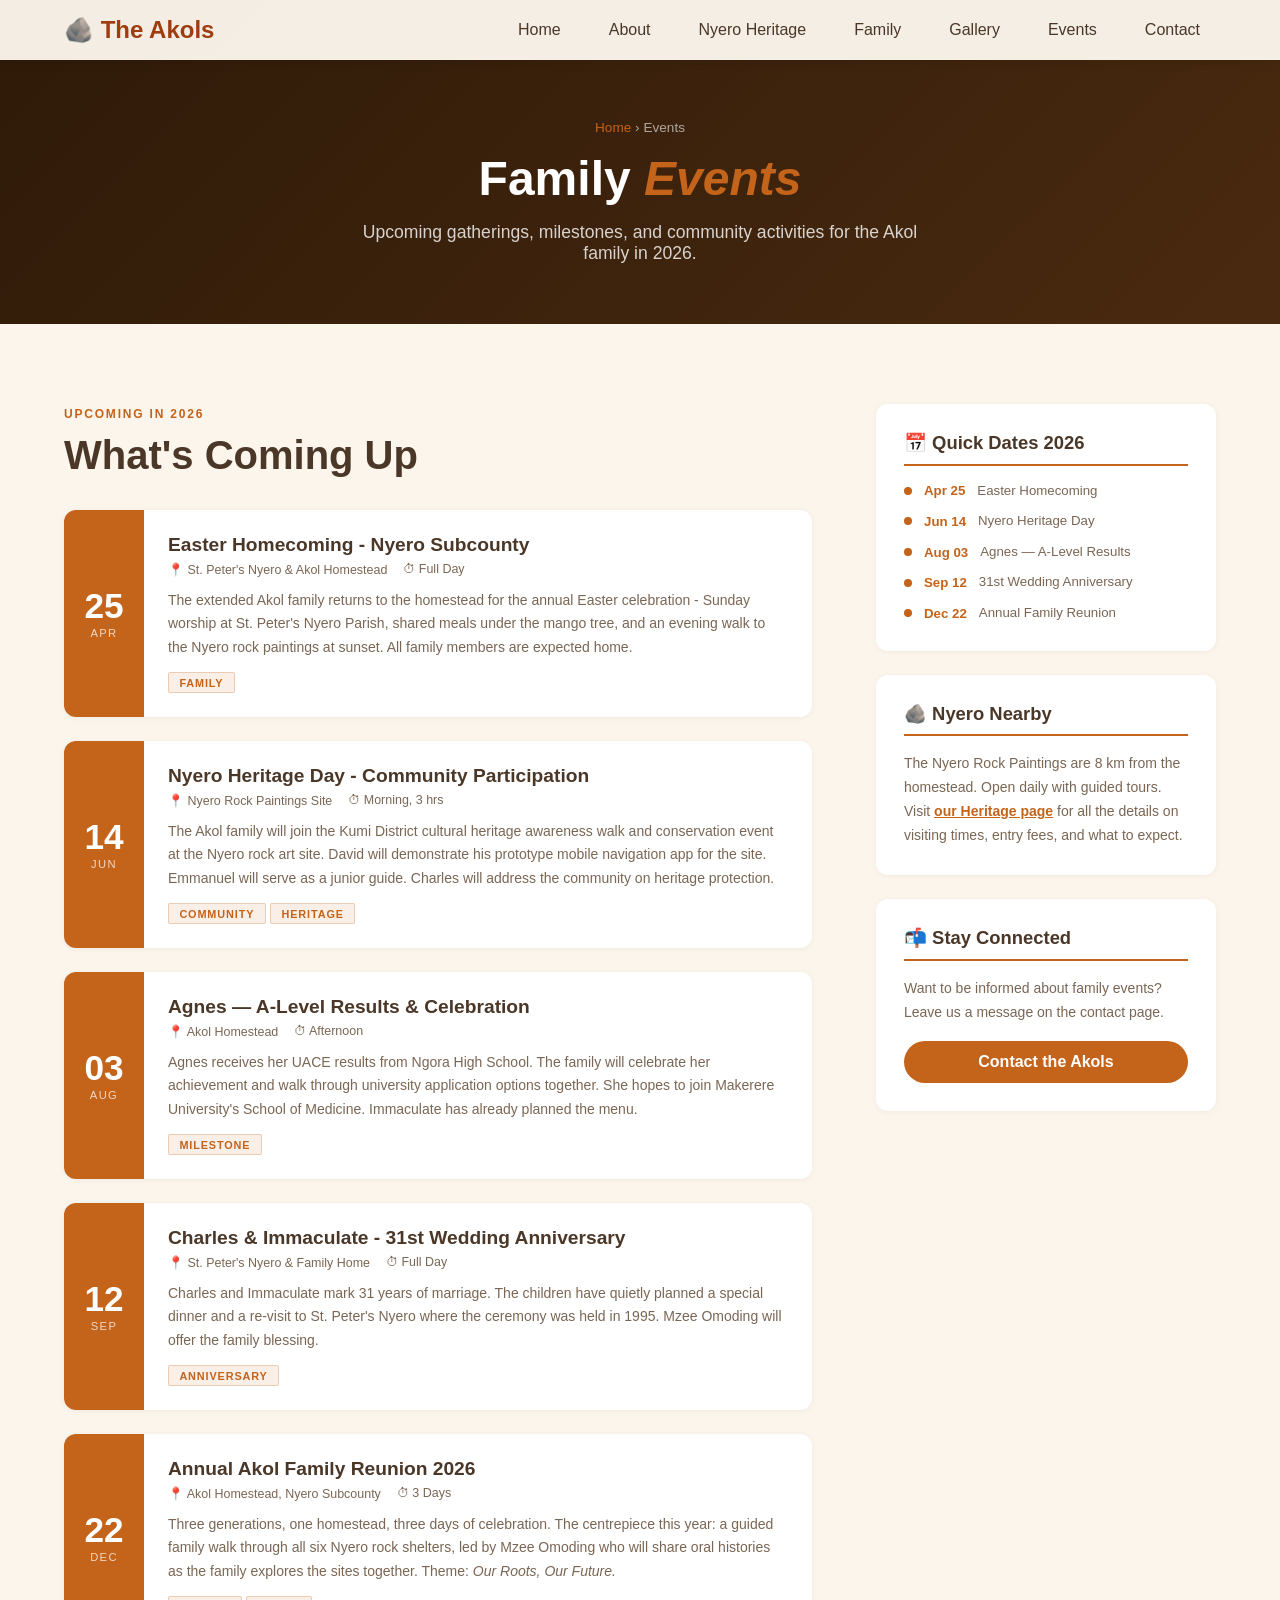
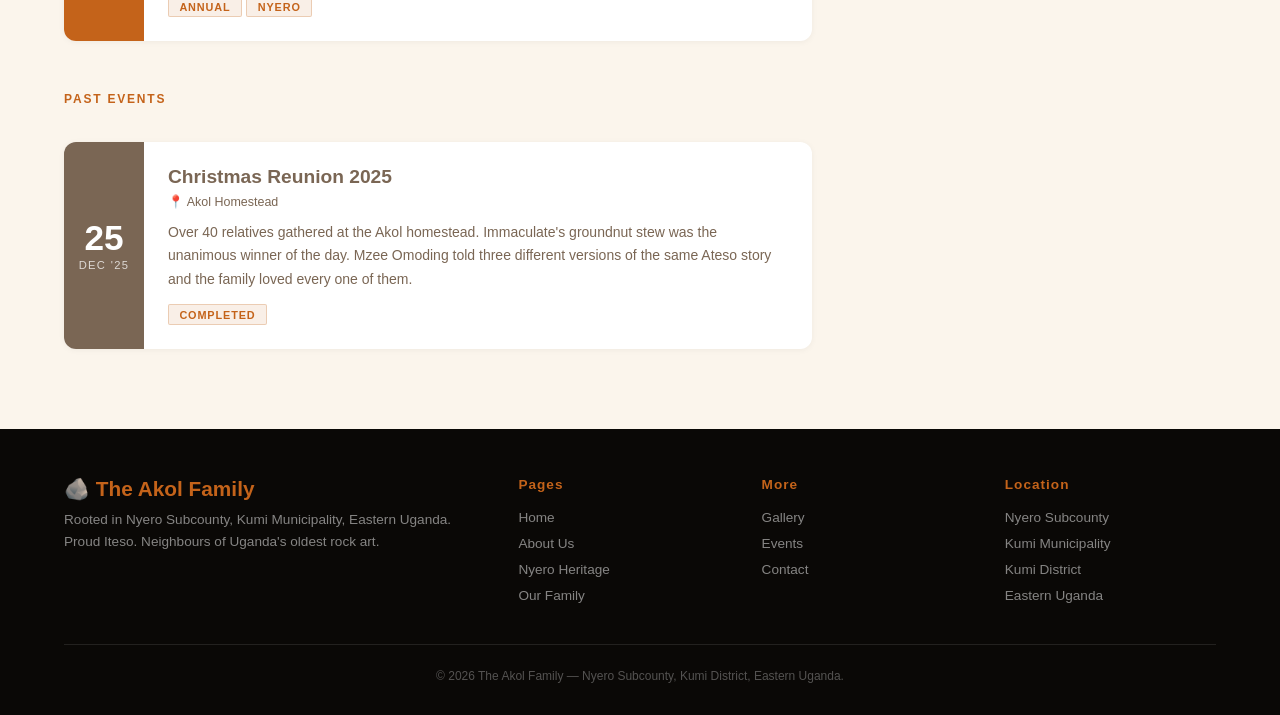
<file: events.html>
<!DOCTYPE html>
<html lang="en">
<head>
  <meta charset="UTF-8"/>
  <meta name="viewport" content="width=device-width, initial-scale=1.0"/>
  <title>Events — The Akol Family</title>
  <style>
    * {
      margin: 0;
      padding: 0;
      box-sizing: border-box;
    }

    body {
      font-family: 'Segoe UI', Tahoma, Geneva, Verdana, sans-serif;
      background: #FBF5EC;
      color: #4A3728;
    }

    /* Navigation */
    nav {
      background: rgba(251, 245, 236, 0.97);
      padding: 1rem 5%;
      display: flex;
      justify-content: space-between;
      align-items: center;
      position: fixed;
      top: 0;
      left: 0;
      right: 0;
      z-index: 100;
      box-shadow: 0 2px 10px rgba(0,0,0,0.1);
    }

    .logo {
      font-size: 1.5rem;
      font-weight: bold;
      color: #9E3D0F;
      text-decoration: none;
    }

    .nav-links {
      display: flex;
      gap: 1rem;
      list-style: none;
    }

    .nav-links a {
      text-decoration: none;
      color: #4A3728;
      padding: 0.5rem 1rem;
      transition: color 0.3s;
    }

    .nav-links a:hover {
      color: #C4631A;
    }

    /* Page Header */
    .page-header {
      background: linear-gradient(135deg, #2E1A08 0%, #4A2A10 100%);
      color: white;
      padding: 120px 5% 60px;
      text-align: center;
    }

    .page-header h1 {
      font-size: 3rem;
      margin-bottom: 1rem;
    }

    .page-header h1 em {
      color: #C4631A;
      font-style: italic;
    }

    .page-header p {
      font-size: 1.1rem;
      max-width: 600px;
      margin: 0 auto;
      opacity: 0.8;
    }

    .page-breadcrumb {
      margin-bottom: 1rem;
      font-size: 0.85rem;
      color: rgba(255,255,255,0.6);
    }

    .page-breadcrumb a {
      color: #C4631A;
      text-decoration: none;
    }

    /* Section */
    .section {
      padding: 80px 5%;
    }

    .section-inner {
      max-width: 1200px;
      margin: 0 auto;
    }

    .s-label {
      display: inline-block;
      font-size: 0.75rem;
      letter-spacing: 0.15em;
      text-transform: uppercase;
      color: #C4631A;
      font-weight: 600;
      margin-bottom: 0.75rem;
    }

    .s-title {
      font-size: 2.5rem;
      font-weight: 700;
      color: #4A3728;
      margin-bottom: 1.5rem;
    }

    /* Events Layout */
    .events-layout {
      display: grid;
      grid-template-columns: 1fr 340px;
      gap: 4rem;
      align-items: start;
    }

    .ev-list {
      display: flex;
      flex-direction: column;
      gap: 1.5rem;
    }

    .ev-card {
      background: white;
      border-radius: 12px;
      overflow: hidden;
      box-shadow: 0 1px 6px rgba(0,0,0,0.05);
      display: grid;
      grid-template-columns: 80px 1fr;
      transition: transform 0.2s, box-shadow 0.2s;
    }

    .ev-card:hover {
      transform: translateY(-3px);
      box-shadow: 0 10px 30px rgba(196,99,26,0.1);
    }

    .ev-date-col {
      background: #C4631A;
      display: flex;
      flex-direction: column;
      align-items: center;
      justify-content: center;
      padding: 1.5rem 0;
    }

    .ev-day {
      font-size: 2.2rem;
      font-weight: 700;
      color: white;
      line-height: 1;
    }

    .ev-mon {
      font-size: 0.7rem;
      letter-spacing: 0.12em;
      text-transform: uppercase;
      color: rgba(255,255,255,0.75);
      margin-top: 0.2rem;
    }

    .ev-body {
      padding: 1.5rem;
    }

    .ev-title {
      font-size: 1.2rem;
      font-weight: 700;
      color: #4A3728;
      margin-bottom: 0.35rem;
    }

    .ev-meta {
      display: flex;
      gap: 1rem;
      font-size: 0.78rem;
      color: #7A6654;
      margin-bottom: 0.75rem;
    }

    .ev-desc {
      font-size: 0.875rem;
      line-height: 1.7;
      color: #7A6654;
    }

    .ev-tag {
      display: inline-block;
      margin-top: 0.75rem;
      padding: 0.22rem 0.65rem;
      border-radius: 2px;
      font-size: 0.68rem;
      letter-spacing: 0.08em;
      text-transform: uppercase;
      font-weight: 700;
      background: rgba(196,99,26,0.1);
      color: #C4631A;
      border: 1px solid rgba(196,99,26,0.25);
    }

    /* Past events */
    .ev-card.past .ev-date-col {
      background: #7A6654;
    }

    .ev-card.past .ev-title {
      color: #7A6654;
    }

    /* Sidebar */
    .sidebar {
      position: sticky;
      top: 90px;
    }

    .sidebar-card {
      background: white;
      border-radius: 12px;
      padding: 1.75rem;
      box-shadow: 0 1px 6px rgba(0,0,0,0.05);
      margin-bottom: 1.5rem;
    }

    .sidebar-card h3 {
      font-size: 1.15rem;
      font-weight: 700;
      color: #4A3728;
      margin-bottom: 1rem;
      padding-bottom: 0.6rem;
      border-bottom: 2px solid #C4631A;
    }

    .upcoming-list {
      display: flex;
      flex-direction: column;
      gap: 0.75rem;
    }

    .upcoming-item {
      display: flex;
      gap: 0.75rem;
      align-items: center;
      font-size: 0.83rem;
    }

    .up-dot {
      width: 8px;
      height: 8px;
      border-radius: 50%;
      background: #C4631A;
      flex-shrink: 0;
    }

    .up-date {
      font-weight: 700;
      color: #C4631A;
      min-width: 38px;
    }

    .up-name {
      color: #7A6654;
      line-height: 1.4;
    }

    .btn {
      display: inline-block;
      padding: 12px 30px;
      text-decoration: none;
      border-radius: 50px;
      transition: all 0.3s;
      font-weight: 600;
    }

    .btn-primary {
      background: #C4631A;
      color: white;
      text-align: center;
      display: block;
    }

    .btn-primary:hover {
      background: #9E3D0F;
      transform: translateY(-3px);
    }

    /* Footer */
    .site-footer {
      background: #0A0806;
      color: white;
      padding: 3rem 5% 2rem;
    }

    .footer-content {
      max-width: 1200px;
      margin: 0 auto;
      display: grid;
      grid-template-columns: 2fr 1fr 1fr 1fr;
      gap: 2rem;
    }

    .brand-name {
      font-size: 1.3rem;
      font-weight: bold;
      color: #C4631A;
      margin-bottom: 0.5rem;
    }

    .footer-brand p {
      font-size: 0.85rem;
      color: rgba(255,255,255,0.5);
      line-height: 1.6;
    }

    .footer-col h4 {
      font-size: 0.85rem;
      font-weight: 600;
      color: #C4631A;
      margin-bottom: 1rem;
      letter-spacing: 1px;
    }

    .footer-col ul {
      list-style: none;
      padding: 0;
    }

    .footer-col li {
      margin-bottom: 0.5rem;
    }

    .footer-col a {
      color: rgba(255,255,255,0.5);
      text-decoration: none;
      font-size: 0.85rem;
      transition: color 0.3s;
    }

    .footer-col a:hover {
      color: #C4631A;
    }

    .footer-bottom {
      max-width: 1200px;
      margin: 2rem auto 0;
      padding-top: 1.5rem;
      text-align: center;
      border-top: 1px solid rgba(255,255,255,0.1);
      font-size: 0.75rem;
      color: rgba(255,255,255,0.3);
    }

    .fade-up {
      opacity: 0;
      transform: translateY(20px);
      animation: fadeUp 0.6s ease forwards;
    }

    @keyframes fadeUp {
      to {
        opacity: 1;
        transform: translateY(0);
      }
    }

    .delay-1 { animation-delay: 0.1s; }
    .delay-2 { animation-delay: 0.2s; }
    .delay-3 { animation-delay: 0.3s; }

    @media (max-width: 900px) {
      .events-layout {
        grid-template-columns: 1fr;
      }
      .sidebar {
        position: static;
      }
    }

    @media (max-width: 768px) {
      .nav-links {
        display: none;
      }
      .page-header h1 {
        font-size: 2rem;
      }
      .s-title {
        font-size: 1.8rem;
      }
      .ev-card {
        grid-template-columns: 70px 1fr;
      }
      .ev-day {
        font-size: 1.8rem;
      }
      .footer-content {
        grid-template-columns: 1fr;
        text-align: center;
      }
      .footer-col ul {
        text-align: center;
      }
    }
  </style>
</head>
<body>

<!-- Navigation -->
<nav>
  <a href="index.html" class="logo">🪨 The Akols</a>
  <ul class="nav-links">
    <li><a href="index.html">Home</a></li>
    <li><a href="about.html">About</a></li>
    <li><a href="heritage.html">Nyero Heritage</a></li>
    <li><a href="family.html">Family</a></li>
    <li><a href="gallery.html">Gallery</a></li>
    <li><a href="events.html">Events</a></li>
    <li><a href="contact.html">Contact</a></li>
  </ul>
</nav>

<!-- Page Hero -->
<div class="page-header">
  <div class="page-breadcrumb"><a href="index.html">Home</a> › Events</div>
  <h1>Family <em>Events</em></h1>
  <p>Upcoming gatherings, milestones, and community activities for the Akol family in 2026.</p>
</div>

<!-- Events Section -->
<section class="section" style="background:#FBF5EC;">
  <div class="section-inner">
    <div class="events-layout">
      <div>
        <span class="s-label fade-up">Upcoming in 2026</span>
        <h2 class="s-title fade-up">What's Coming Up</h2>
        <div class="ev-list" style="margin-top:2rem;">

          <div class="ev-card fade-up">
            <div class="ev-date-col"><div class="ev-day">25</div><div class="ev-mon">Apr</div></div>
            <div class="ev-body">
              <div class="ev-title">Easter Homecoming - Nyero Subcounty</div>
              <div class="ev-meta"><span>📍 St. Peter's Nyero &amp; Akol Homestead</span><span>⏱ Full Day</span></div>
              <p class="ev-desc">The extended Akol family returns to the homestead for the annual Easter celebration - Sunday worship at St. Peter's Nyero Parish, shared meals under the mango tree, and an evening walk to the Nyero rock paintings at sunset. All family members are expected home.</p>
              <span class="ev-tag">Family</span>
            </div>
          </div>

          <div class="ev-card fade-up delay-1">
            <div class="ev-date-col"><div class="ev-day">14</div><div class="ev-mon">Jun</div></div>
            <div class="ev-body">
              <div class="ev-title">Nyero Heritage Day - Community Participation</div>
              <div class="ev-meta"><span>📍 Nyero Rock Paintings Site</span><span>⏱ Morning, 3 hrs</span></div>
              <p class="ev-desc">The Akol family will join the Kumi District cultural heritage awareness walk and conservation event at the Nyero rock art site. David will demonstrate his prototype mobile navigation app for the site. Emmanuel will serve as a junior guide. Charles will address the community on heritage protection.</p>
              <span class="ev-tag">Community</span> <span class="ev-tag">Heritage</span>
            </div>
          </div>

          <div class="ev-card fade-up delay-2">
            <div class="ev-date-col"><div class="ev-day">03</div><div class="ev-mon">Aug</div></div>
            <div class="ev-body">
              <div class="ev-title">Agnes — A-Level Results &amp; Celebration</div>
              <div class="ev-meta"><span>📍 Akol Homestead</span><span>⏱ Afternoon</span></div>
              <p class="ev-desc">Agnes receives her UACE results from Ngora High School. The family will celebrate her achievement and walk through university application options together. She hopes to join Makerere University's School of Medicine. Immaculate has already planned the menu.</p>
              <span class="ev-tag">Milestone</span>
            </div>
          </div>

          <div class="ev-card fade-up">
            <div class="ev-date-col"><div class="ev-day">12</div><div class="ev-mon">Sep</div></div>
            <div class="ev-body">
              <div class="ev-title">Charles &amp; Immaculate - 31st Wedding Anniversary</div>
              <div class="ev-meta"><span>📍 St. Peter's Nyero &amp; Family Home</span><span>⏱ Full Day</span></div>
              <p class="ev-desc">Charles and Immaculate mark 31 years of marriage. The children have quietly planned a special dinner and a re-visit to St. Peter's Nyero where the ceremony was held in 1995. Mzee Omoding will offer the family blessing.</p>
              <span class="ev-tag">Anniversary</span>
            </div>
          </div>

          <div class="ev-card fade-up delay-1">
            <div class="ev-date-col"><div class="ev-day">22</div><div class="ev-mon">Dec</div></div>
            <div class="ev-body">
              <div class="ev-title">Annual Akol Family Reunion 2026</div>
              <div class="ev-meta"><span>📍 Akol Homestead, Nyero Subcounty</span><span>⏱ 3 Days</span></div>
              <p class="ev-desc">Three generations, one homestead, three days of celebration. The centrepiece this year: a guided family walk through all six Nyero rock shelters, led by Mzee Omoding who will share oral histories as the family explores the sites together. Theme: <em>Our Roots, Our Future.</em></p>
              <span class="ev-tag">Annual</span> <span class="ev-tag">Nyero</span>
            </div>
          </div>

        </div>

        <div style="margin-top:3rem;">
          <span class="s-label fade-up">Past Events</span>
          <div class="ev-list" style="margin-top:1.5rem;">
            <div class="ev-card past fade-up">
              <div class="ev-date-col"><div class="ev-day">25</div><div class="ev-mon">Dec '25</div></div>
              <div class="ev-body">
                <div class="ev-title">Christmas Reunion 2025</div>
                <div class="ev-meta"><span>📍 Akol Homestead</span></div>
                <p class="ev-desc">Over 40 relatives gathered at the Akol homestead. Immaculate's groundnut stew was the unanimous winner of the day. Mzee Omoding told three different versions of the same Ateso story and the family loved every one of them.</p>
                <span class="ev-tag">Completed</span>
              </div>
            </div>
          </div>
        </div>
      </div>

      <!-- Sidebar -->
      <div class="sidebar fade-up delay-2">
        <div class="sidebar-card">
          <h3>📅 Quick Dates 2026</h3>
          <div class="upcoming-list">
            <div class="upcoming-item"><div class="up-dot"></div><div class="up-date">Apr 25</div><div class="up-name">Easter Homecoming</div></div>
            <div class="upcoming-item"><div class="up-dot"></div><div class="up-date">Jun 14</div><div class="up-name">Nyero Heritage Day</div></div>
            <div class="upcoming-item"><div class="up-dot"></div><div class="up-date">Aug 03</div><div class="up-name">Agnes — A-Level Results</div></div>
            <div class="upcoming-item"><div class="up-dot"></div><div class="up-date">Sep 12</div><div class="up-name">31st Wedding Anniversary</div></div>
            <div class="upcoming-item"><div class="up-dot"></div><div class="up-date">Dec 22</div><div class="up-name">Annual Family Reunion</div></div>
          </div>
        </div>
        <div class="sidebar-card">
          <h3>🪨 Nyero Nearby</h3>
          <p style="font-size:0.875rem; color:#7A6654; line-height:1.7;">The Nyero Rock Paintings are 8 km from the homestead. Open daily with guided tours. Visit <a href="heritage.html" style="color:#C4631A; font-weight:600;">our Heritage page</a> for all the details on visiting times, entry fees, and what to expect.</p>
        </div>
        <div class="sidebar-card">
          <h3>📬 Stay Connected</h3>
          <p style="font-size:0.875rem; color:#7A6654; line-height:1.7; margin-bottom:1rem;">Want to be informed about family events? Leave us a message on the contact page.</p>
          <a href="contact.html" class="btn btn-primary" style="width:100%; text-align:center; display:block;">Contact the Akols</a>
        </div>
      </div>

    </div>
  </div>
</section>

<!-- Footer -->
<footer class="site-footer">
  <div class="footer-content">
    <div class="footer-brand">
      <div class="brand-name">🪨 The Akol Family</div>
      <p>Rooted in Nyero Subcounty, Kumi Municipality, Eastern Uganda.<br>Proud Iteso. Neighbours of Uganda's oldest rock art.</p>
    </div>
    
    <div class="footer-col">
      <h4>Pages</h4>
      <ul>
        <li><a href="index.html">Home</a></li>
        <li><a href="about.html">About Us</a></li>
        <li><a href="heritage.html">Nyero Heritage</a></li>
        <li><a href="family.html">Our Family</a></li>
      </ul>
    </div>
    
    <div class="footer-col">
      <h4>More</h4>
      <ul>
        <li><a href="gallery.html">Gallery</a></li>
        <li><a href="events.html">Events</a></li>
        <li><a href="contact.html">Contact</a></li>
      </ul>
    </div>
    
    <div class="footer-col">
      <h4>Location</h4>
      <ul>
        <li><a href="heritage.html">Nyero Subcounty</a></li>
        <li><a href="contact.html">Kumi Municipality</a></li>
        <li><a href="contact.html">Kumi District</a></li>
        <li><a href="heritage.html">Eastern Uganda</a></li>
      </ul>
    </div>
  </div>
  
  <div class="footer-bottom">
    <p>&copy; 2026 The Akol Family — Nyero Subcounty, Kumi District, Eastern Uganda.</p>
  </div>
</footer>

</body>
</html>
</file>
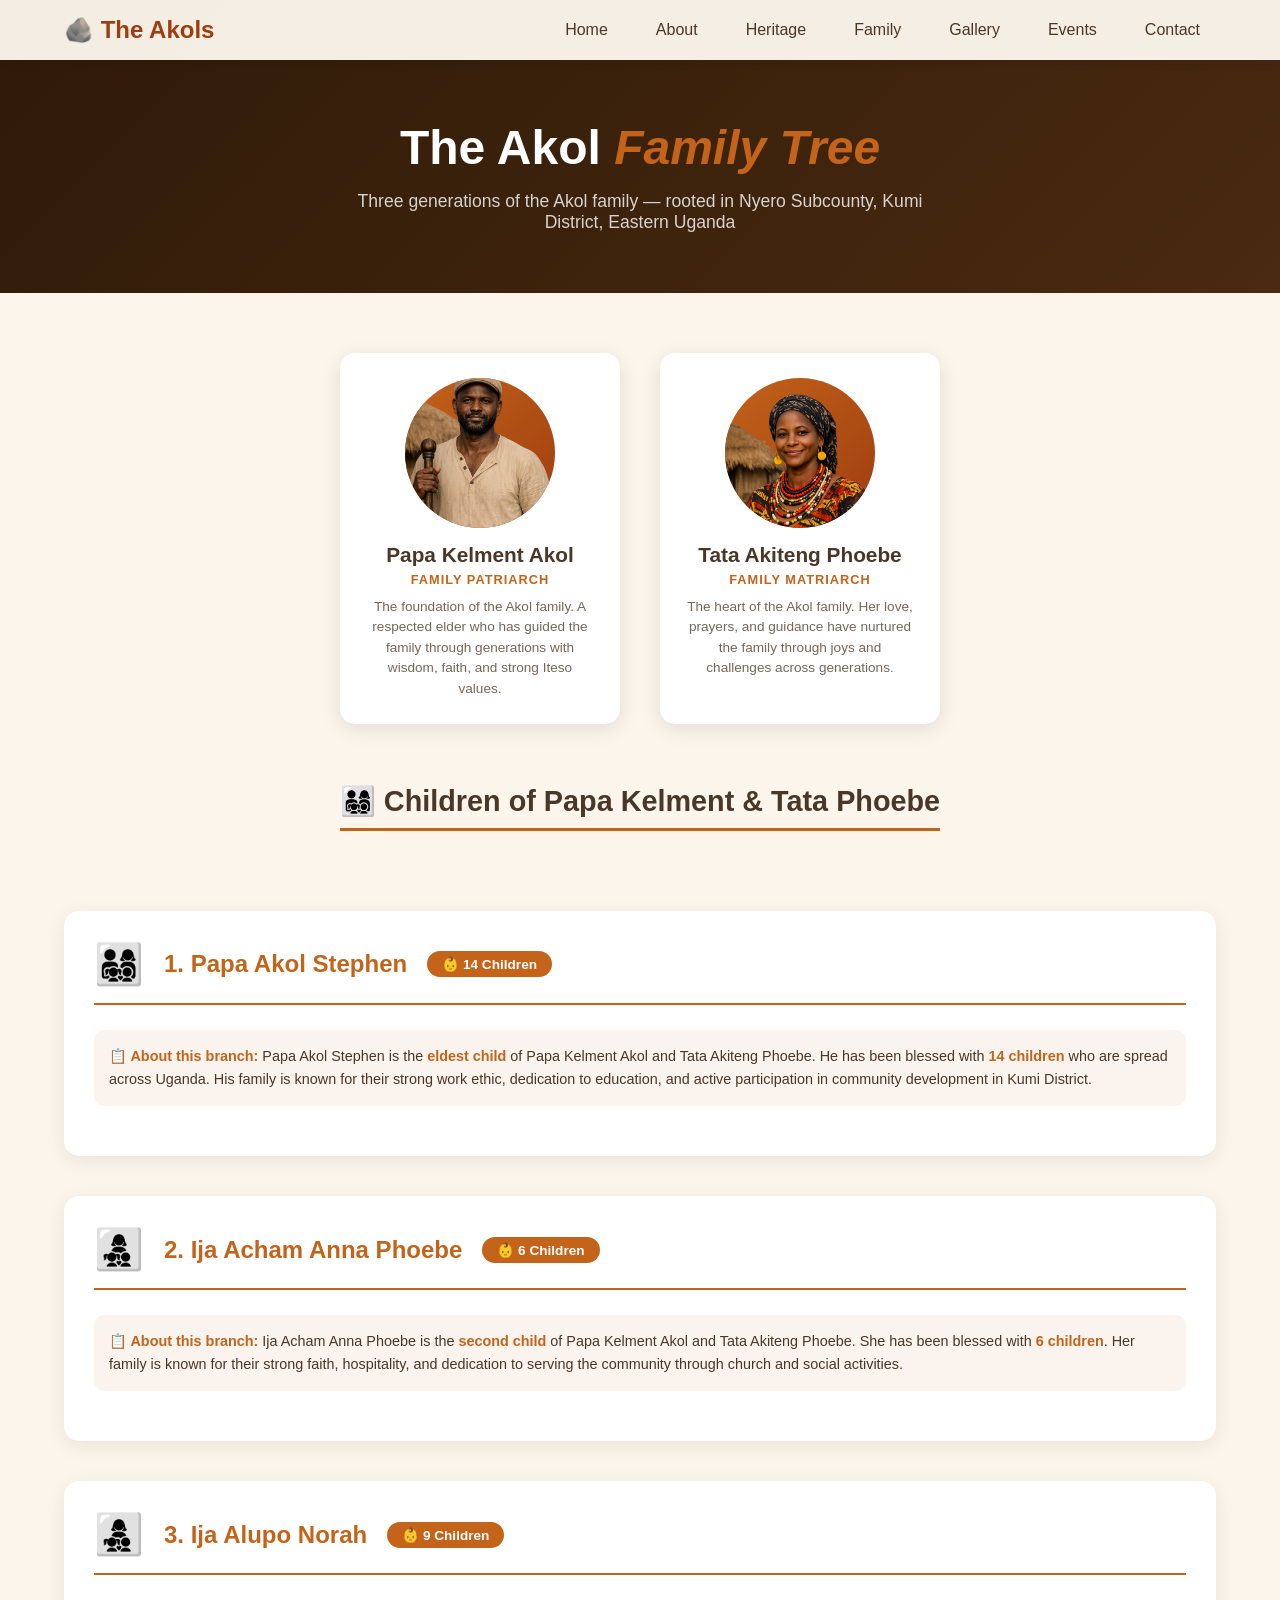
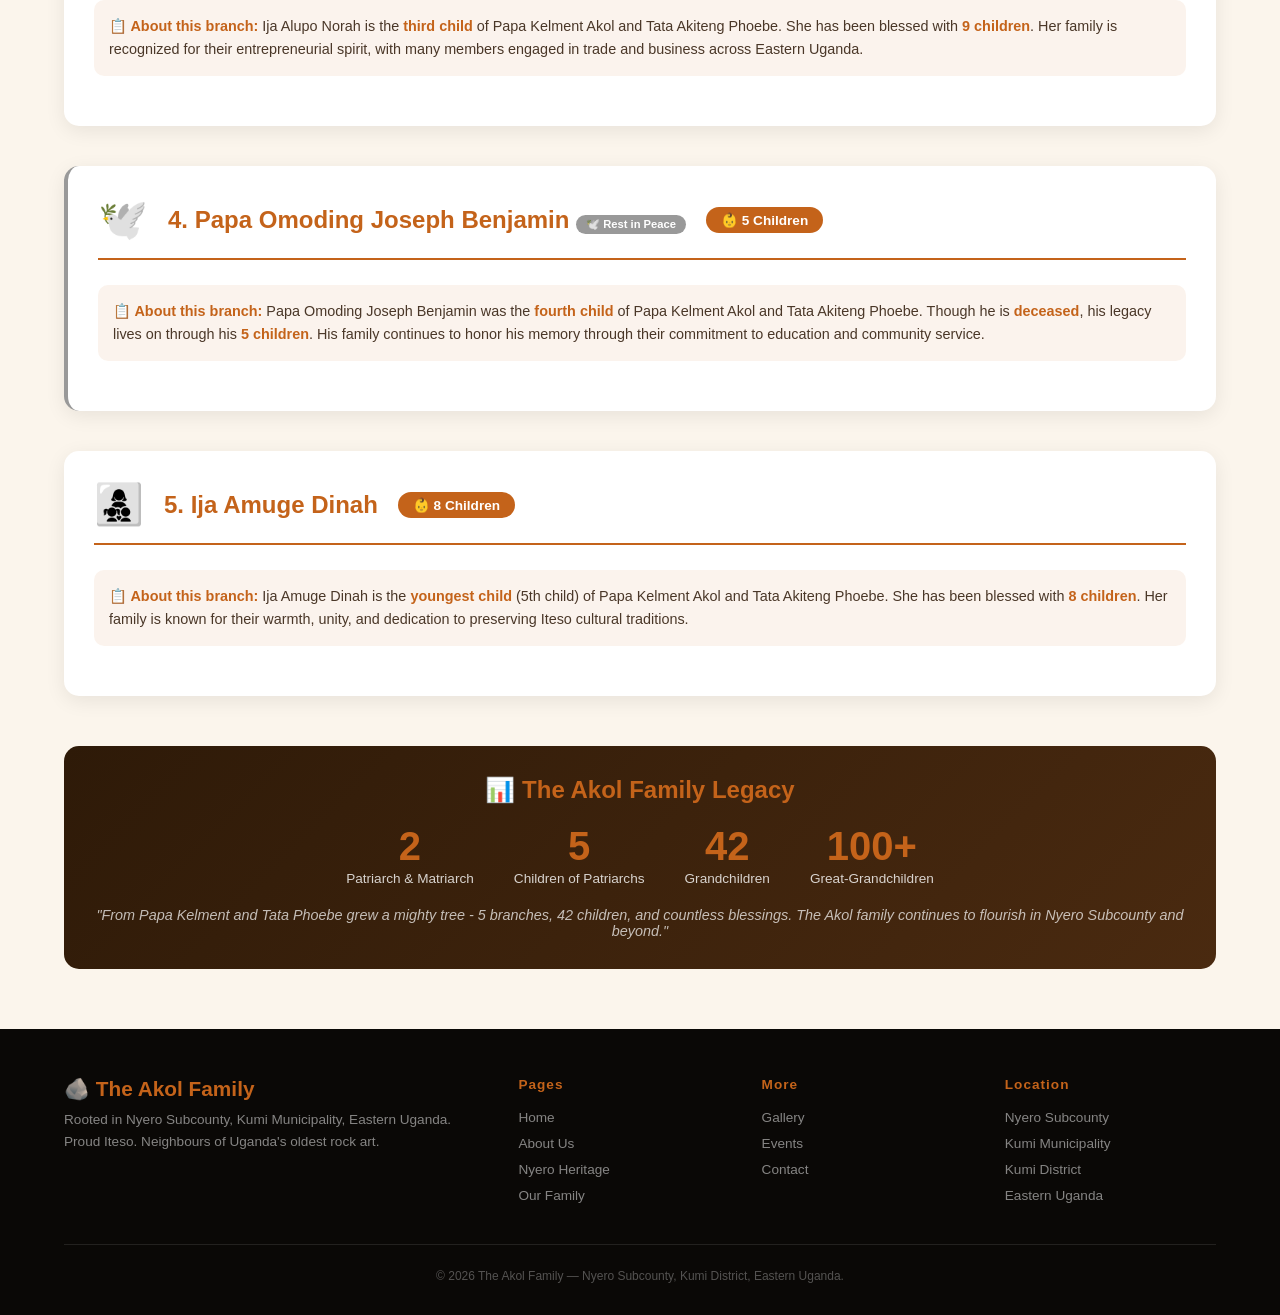
<file: family.html>
<!DOCTYPE html>
<html lang="en">
<head>
    <meta charset="UTF-8">
    <meta name="viewport" content="width=device-width, initial-scale=1.0">
    <title>Our Family - The Akol Family Tree</title>
    <style>
        * {
            margin: 0;
            padding: 0;
            box-sizing: border-box;
        }

        body {
            font-family: 'Segoe UI', Tahoma, Geneva, Verdana, sans-serif;
            background: #FBF5EC;
            color: #4A3728;
        }

        nav {
            background: rgba(251, 245, 236, 0.97);
            padding: 1rem 5%;
            display: flex;
            justify-content: space-between;
            align-items: center;
            position: fixed;
            top: 0;
            left: 0;
            right: 0;
            z-index: 100;
            box-shadow: 0 2px 10px rgba(0,0,0,0.1);
        }

        .logo {
            font-size: 1.5rem;
            font-weight: bold;
            color: #9E3D0F;
            text-decoration: none;
        }

        .nav-links {
            display: flex;
            gap: 1rem;
            list-style: none;
        }

        .nav-links a {
            text-decoration: none;
            color: #4A3728;
            padding: 0.5rem 1rem;
            transition: color 0.3s;
        }

        .nav-links a:hover {
            color: #C4631A;
        }

        .page-header {
            background: linear-gradient(135deg, #2E1A08 0%, #4A2A10 100%);
            color: white;
            padding: 120px 5% 60px;
            text-align: center;
        }

        .page-header h1 {
            font-size: 3rem;
            margin-bottom: 1rem;
        }

        .page-header h1 em {
            color: #C4631A;
            font-style: italic;
        }

        .page-header p {
            font-size: 1.1rem;
            max-width: 600px;
            margin: 0 auto;
            opacity: 0.8;
        }

        .family-tree {
            padding: 60px 5%;
            max-width: 1400px;
            margin: 0 auto;
        }

        /* Grandparents Section */
        .grandparents-section {
            text-align: center;
            margin-bottom: 60px;
        }

        .grandparents-container {
            display: flex;
            justify-content: center;
            gap: 40px;
            flex-wrap: wrap;
        }

        .grandparent-card {
            background: white;
            border-radius: 15px;
            padding: 25px;
            width: 280px;
            box-shadow: 0 5px 20px rgba(0,0,0,0.1);
            transition: transform 0.3s;
        }

        .grandparent-card:hover {
            transform: translateY(-5px);
        }

        .family-image {
            width: 150px;
            height: 150px;
            border-radius: 50%;
            margin: 0 auto 15px;
            background: linear-gradient(135deg, #C4631A, #9E3D0F);
            display: flex;
            align-items: center;
            justify-content: center;
            overflow: hidden;
        }

        .family-image img {
            width: 100%;
            height: 100%;
            object-fit: cover;
        }

        .family-image .placeholder {
            font-size: 4rem;
            color: rgba(255,255,255,0.9);
        }

        .grandparent-card h3 {
            color: #4A3728;
            font-size: 1.3rem;
            margin-bottom: 5px;
        }

        .family-role {
            color: #C4631A;
            font-size: 0.8rem;
            font-weight: 600;
            letter-spacing: 1px;
            margin-bottom: 10px;
        }

        .family-bio {
            color: #7A6654;
            font-size: 0.85rem;
            line-height: 1.5;
        }

        /* Children Section */
        .children-section {
            margin-top: 40px;
        }

        .section-title {
            font-size: 1.8rem;
            color: #4A3728;
            text-align: center;
            margin-bottom: 40px;
            padding-bottom: 10px;
            border-bottom: 3px solid #C4631A;
            display: inline-block;
            width: auto;
        }

        .title-container {
            text-align: center;
            margin-bottom: 40px;
        }

        .family-branch {
            background: white;
            border-radius: 15px;
            padding: 30px;
            margin-bottom: 40px;
            box-shadow: 0 5px 20px rgba(0,0,0,0.08);
            transition: transform 0.3s;
        }

        .family-branch:hover {
            transform: translateY(-3px);
        }

        .branch-header {
            display: flex;
            align-items: center;
            gap: 20px;
            margin-bottom: 25px;
            flex-wrap: wrap;
            border-bottom: 2px solid #C4631A;
            padding-bottom: 15px;
        }

        .branch-icon {
            font-size: 2.5rem;
        }

        .branch-header h2 {
            color: #C4631A;
            font-size: 1.5rem;
        }

        .branch-header .child-count {
            background: #C4631A;
            color: white;
            padding: 5px 15px;
            border-radius: 25px;
            font-size: 0.85rem;
            font-weight: bold;
        }

        .branch-description {
            background: rgba(196,99,26,0.08);
            padding: 15px;
            border-radius: 10px;
            margin-bottom: 20px;
            color: #4A3728;
            font-size: 0.9rem;
            line-height: 1.6;
        }

        .branch-description strong {
            color: #C4631A;
        }

        .children-grid {
            display: grid;
            grid-template-columns: repeat(auto-fill, minmax(200px, 1fr));
            gap: 15px;
        }

        .child-card {
            background: #FBF5EC;
            border-radius: 10px;
            padding: 12px;
            transition: transform 0.3s;
            text-align: center;
        }

        .child-card:hover {
            transform: translateY(-3px);
            background: #fff;
            box-shadow: 0 3px 10px rgba(0,0,0,0.1);
        }

        .child-avatar {
            width: 60px;
            height: 60px;
            border-radius: 50%;
            margin: 0 auto 8px;
            background: linear-gradient(135deg, #C4631A, #9E3D0F);
            display: flex;
            align-items: center;
            justify-content: center;
            overflow: hidden;
        }

        .child-avatar img {
            width: 100%;
            height: 100%;
            object-fit: cover;
        }

        .child-avatar .placeholder {
            font-size: 1.8rem;
            color: white;
        }

        .child-card h4 {
            color: #4A3728;
            font-size: 0.9rem;
            margin-bottom: 3px;
        }

        .child-detail {
            font-size: 0.7rem;
            color: #C4631A;
        }

        .deceased-branch {
            border-left: 4px solid #999;
        }

        .deceased-badge {
            background: #999;
            color: white;
            font-size: 0.7rem;
            padding: 3px 10px;
            border-radius: 15px;
            display: inline-block;
        }

        /* Family Summary */
        .family-summary {
            background: linear-gradient(135deg, #2E1A08 0%, #4A2A10 100%);
            border-radius: 15px;
            padding: 30px;
            margin-top: 50px;
            text-align: center;
            color: white;
        }

        .family-summary h3 {
            color: #C4631A;
            margin-bottom: 20px;
            font-size: 1.5rem;
        }

        .stats-grid {
            display: flex;
            justify-content: center;
            gap: 40px;
            flex-wrap: wrap;
            margin-bottom: 20px;
        }

        .stat-item {
            text-align: center;
        }

        .stat-number {
            font-size: 2.5rem;
            font-weight: bold;
            color: #C4631A;
            display: block;
        }

        .stat-label {
            font-size: 0.85rem;
            opacity: 0.8;
        }

        .family-quote {
            font-style: italic;
            margin-top: 20px;
            opacity: 0.7;
            font-size: 0.9rem;
        }

        /* Footer */
        .site-footer {
            background: #0A0806;
            color: white;
            padding: 3rem 5% 2rem;
            margin-top: 0;
        }

        .footer-content {
            max-width: 1200px;
            margin: 0 auto;
            display: grid;
            grid-template-columns: 2fr 1fr 1fr 1fr;
            gap: 2rem;
        }

        .brand-name {
            font-size: 1.3rem;
            font-weight: bold;
            color: #C4631A;
            margin-bottom: 0.5rem;
        }

        .footer-brand p {
            font-size: 0.85rem;
            color: rgba(255,255,255,0.5);
            line-height: 1.6;
        }

        .footer-col h4 {
            font-size: 0.85rem;
            font-weight: 600;
            color: #C4631A;
            margin-bottom: 1rem;
            letter-spacing: 1px;
        }

        .footer-col ul {
            list-style: none;
            padding: 0;
        }

        .footer-col li {
            margin-bottom: 0.5rem;
        }

        .footer-col a {
            color: rgba(255,255,255,0.5);
            text-decoration: none;
            font-size: 0.85rem;
            transition: color 0.3s;
        }

        .footer-col a:hover {
            color: #C4631A;
        }

        .footer-bottom {
            max-width: 1200px;
            margin: 2rem auto 0;
            padding-top: 1.5rem;
            text-align: center;
            border-top: 1px solid rgba(255,255,255,0.1);
            font-size: 0.75rem;
            color: rgba(255,255,255,0.3);
        }

        @media (max-width: 768px) {
            .nav-links {
                display: none;
            }
            .page-header h1 {
                font-size: 2rem;
            }
            .grandparents-container {
                flex-direction: column;
                align-items: center;
            }
            .branch-header {
                flex-direction: column;
                text-align: center;
            }
            .stats-grid {
                gap: 20px;
            }
            .footer-content {
                grid-template-columns: 1fr;
                text-align: center;
            }
            .footer-col ul {
                text-align: center;
            }
        }
    </style>
</head>
<body>

<nav>
    <a href="index.html" class="logo">🪨 The Akols</a>
    <ul class="nav-links">
        <li><a href="index.html">Home</a></li>
        <li><a href="about.html">About</a></li>
        <li><a href="heritage.html">Heritage</a></li>
        <li><a href="family.html">Family</a></li>
        <li><a href="gallery.html">Gallery</a></li>
        <li><a href="events.html">Events</a></li>
        <li><a href="contact.html">Contact</a></li>
    </ul>
</nav>

<div class="page-header">
    <h1>The Akol <em>Family Tree</em></h1>
    <p>Three generations of the Akol family — rooted in Nyero Subcounty, Kumi District, Eastern Uganda</p>
</div>

<div class="family-tree">
    
    <!-- GRANDPARENTS - THE PATRIARCH & MATRIARCH -->
    <div class="grandparents-section">
        <div class="grandparents-container">
            <div class="grandparent-card">
                <div class="family-image">
                    <img src="img/papa.png" alt="Papa Kelment Akol" onerror="this.parentElement.innerHTML='<div class=\'placeholder\'>👴🏿</div>'">
                </div>
                <h3>Papa Kelment Akol</h3>
                <div class="family-role">FAMILY PATRIARCH</div>
                <p class="family-bio">The foundation of the Akol family. A respected elder who has guided the family through generations with wisdom, faith, and strong Iteso values.</p>
            </div>
            
            <div class="grandparent-card">
                <div class="family-image">
                    <img src="img/tata.png" alt="Tata Akiteng Phoebe" onerror="this.parentElement.innerHTML='<div class=\'placeholder\'>👵🏿</div>'">
                </div>
                <h3>Tata Akiteng Phoebe</h3>
                <div class="family-role">FAMILY MATRIARCH</div>
                <p class="family-bio">The heart of the Akol family. Her love, prayers, and guidance have nurtured the family through joys and challenges across generations.</p>
            </div>
        </div>
    </div>

    <!-- CHILDREN OF THE PATRIARCHS -->
    <div class="children-section">
        <div class="title-container">
            <h2 class="section-title">👨‍👩‍👧‍👦 Children of Papa Kelment & Tata Phoebe</h2>
        </div>

        <!-- 1. Papa Akol Stephen -->
        <div class="family-branch">
            <div class="branch-header">
                <div class="branch-icon">👨‍👩‍👧‍👦</div>
                <h2>1. Papa Akol Stephen</h2>
                <span class="child-count">👶 14 Children</span>
            </div>
            <div class="branch-description">
                <strong>📋 About this branch:</strong> Papa Akol Stephen is the <strong>eldest child</strong> of Papa Kelment Akol and Tata Akiteng Phoebe. He has been blessed with <strong>14 children</strong> who are spread across Uganda. His family is known for their strong work ethic, dedication to education, and active participation in community development in Kumi District.
            </div>
        </div>

        <!-- 2. Ija Acham Anna Phoebe -->
        <div class="family-branch">
            <div class="branch-header">
                <div class="branch-icon">👩‍👧‍👦</div>
                <h2>2. Ija Acham Anna Phoebe</h2>
                <span class="child-count">👶 6 Children</span>
            </div>
            <div class="branch-description">
                <strong>📋 About this branch:</strong> Ija Acham Anna Phoebe is the <strong>second child</strong> of Papa Kelment Akol and Tata Akiteng Phoebe. She has been blessed with <strong>6 children</strong>. Her family is known for their strong faith, hospitality, and dedication to serving the community through church and social activities.
            </div>
        </div>

        <!-- 3. Ija Alupo Norah -->
        <div class="family-branch">
            <div class="branch-header">
                <div class="branch-icon">👩‍👧‍👦</div>
                <h2>3. Ija Alupo Norah</h2>
                <span class="child-count">👶 9 Children</span>
            </div>
            <div class="branch-description">
                <strong>📋 About this branch:</strong> Ija Alupo Norah is the <strong>third child</strong> of Papa Kelment Akol and Tata Akiteng Phoebe. She has been blessed with <strong>9 children</strong>. Her family is recognized for their entrepreneurial spirit, with many members engaged in trade and business across Eastern Uganda.
            </div>
        </div>

        <!-- 4. Papa Omoding Joseph Benjamin - Deceased -->
        <div class="family-branch deceased-branch">
            <div class="branch-header">
                <div class="branch-icon">🕊️</div>
                <h2>4. Papa Omoding Joseph Benjamin <span class="deceased-badge">🕊️ Rest in Peace</span></h2>
                <span class="child-count">👶 5 Children</span>
            </div>
            <div class="branch-description">
                <strong>📋 About this branch:</strong> Papa Omoding Joseph Benjamin was the <strong>fourth child</strong> of Papa Kelment Akol and Tata Akiteng Phoebe. Though he is <strong>deceased</strong>, his legacy lives on through his <strong>5 children</strong>. His family continues to honor his memory through their commitment to education and community service.
            </div>
        </div>

        <!-- 5. Ija Amuge Dinah -->
        <div class="family-branch">
            <div class="branch-header">
                <div class="branch-icon">👩‍👧‍👦</div>
                <h2>5. Ija Amuge Dinah</h2>
                <span class="child-count">👶 8 Children</span>
            </div>
            <div class="branch-description">
                <strong>📋 About this branch:</strong> Ija Amuge Dinah is the <strong>youngest child</strong> (5th child) of Papa Kelment Akol and Tata Akiteng Phoebe. She has been blessed with <strong>8 children</strong>. Her family is known for their warmth, unity, and dedication to preserving Iteso cultural traditions.
            </div>
        </div>
    </div>

    <!-- FAMILY SUMMARY -->
    <div class="family-summary">
        <h3>📊 The Akol Family Legacy</h3>
        <div class="stats-grid">
            <div class="stat-item">
                <span class="stat-number">2</span>
                <span class="stat-label">Patriarch & Matriarch</span>
            </div>
            <div class="stat-item">
                <span class="stat-number">5</span>
                <span class="stat-label">Children of Patriarchs</span>
            </div>
            <div class="stat-item">
                <span class="stat-number">42</span>
                <span class="stat-label">Grandchildren</span>
            </div>
            <div class="stat-item">
                <span class="stat-number">100+</span>
                <span class="stat-label">Great-Grandchildren</span>
            </div>
        </div>
        <div class="family-quote">
            "From Papa Kelment and Tata Phoebe grew a mighty tree - 5 branches, 42 children, and countless blessings. The Akol family continues to flourish in Nyero Subcounty and beyond."
        </div>
    </div>
</div>

<footer class="site-footer">
    <div class="footer-content">
        <div class="footer-brand">
            <div class="brand-name">🪨 The Akol Family</div>
            <p>Rooted in Nyero Subcounty, Kumi Municipality, Eastern Uganda.<br>Proud Iteso. Neighbours of Uganda's oldest rock art.</p>
        </div>
        
        <div class="footer-col">
            <h4>Pages</h4>
            <ul>
                <li><a href="index.html">Home</a></li>
                <li><a href="about.html">About Us</a></li>
                <li><a href="heritage.html">Nyero Heritage</a></li>
                <li><a href="family.html">Our Family</a></li>
            </ul>
        </div>
        
        <div class="footer-col">
            <h4>More</h4>
            <ul>
                <li><a href="gallery.html">Gallery</a></li>
                <li><a href="events.html">Events</a></li>
                <li><a href="contact.html">Contact</a></li>
            </ul>
        </div>
        
        <div class="footer-col">
            <h4>Location</h4>
            <ul>
                <li><a href="heritage.html">Nyero Subcounty</a></li>
                <li><a href="contact.html">Kumi Municipality</a></li>
                <li><a href="contact.html">Kumi District</a></li>
                <li><a href="heritage.html">Eastern Uganda</a></li>
            </ul>
        </div>
    </div>
    
    <div class="footer-bottom">
        <p>&copy; 2026 The Akol Family — Nyero Subcounty, Kumi District, Eastern Uganda.</p>
    </div>
</footer>

</body>
</html>
</file>
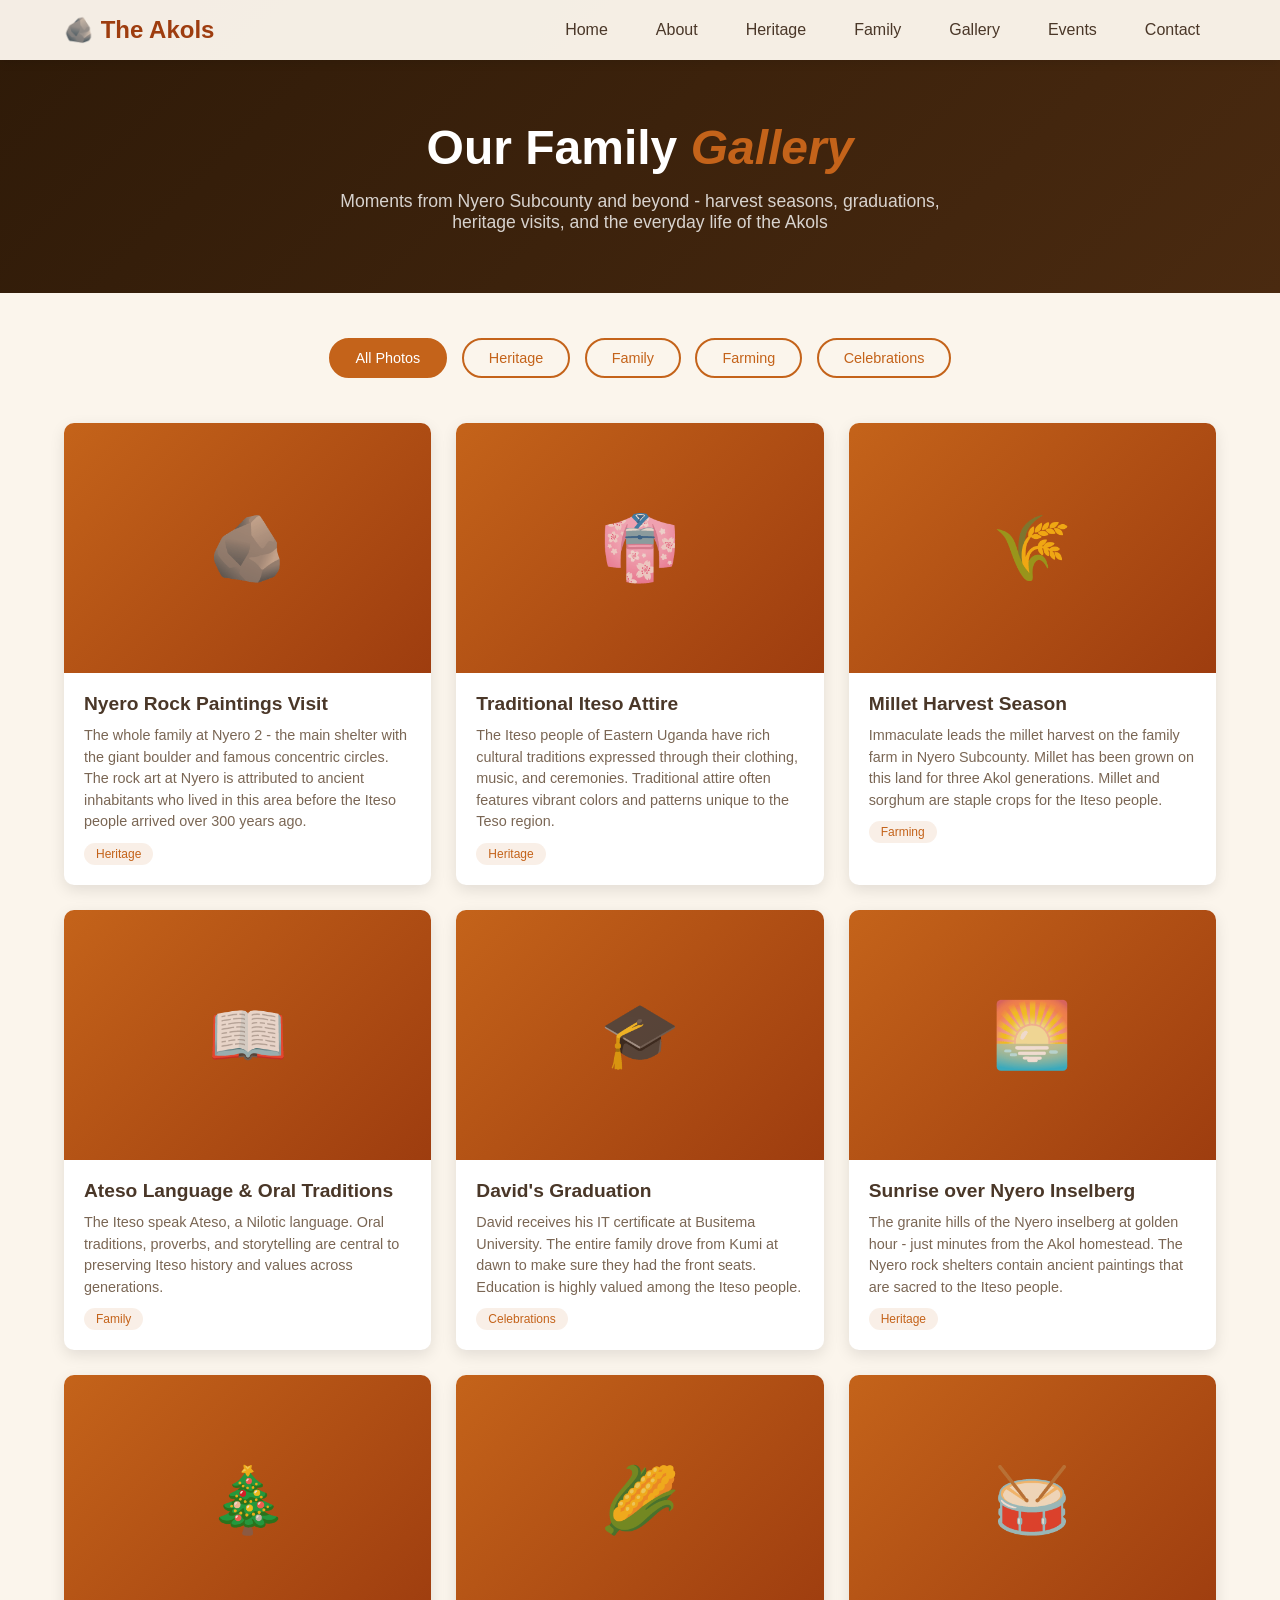
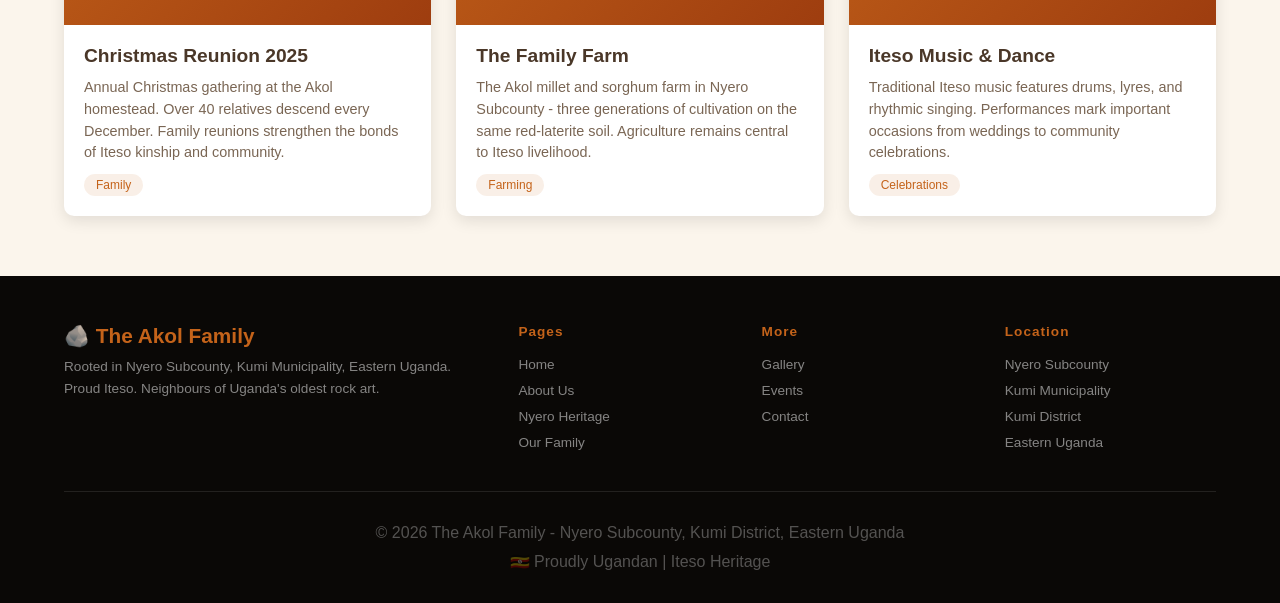
<file: gallery.html>
<!DOCTYPE html>
<html lang="en">
<head>
    <meta charset="UTF-8">
    <meta name="viewport" content="width=device-width, initial-scale=1.0">
    <title>Gallery - The Akol Family Heritage</title>
    <style>
        * {
            margin: 0;
            padding: 0;
            box-sizing: border-box;
        }

        body {
            font-family: 'Segoe UI', Tahoma, Geneva, Verdana, sans-serif;
            background: #FBF5EC;
            color: #4A3728;
        }

        nav {
            background: rgba(251, 245, 236, 0.97);
            padding: 1rem 5%;
            display: flex;
            justify-content: space-between;
            align-items: center;
            position: fixed;
            top: 0;
            left: 0;
            right: 0;
            z-index: 100;
            box-shadow: 0 2px 10px rgba(0,0,0,0.1);
        }

        .logo {
            font-size: 1.5rem;
            font-weight: bold;
            color: #9E3D0F;
            text-decoration: none;
        }

        .nav-links {
            display: flex;
            gap: 1rem;
            list-style: none;
        }

        .nav-links a {
            text-decoration: none;
            color: #4A3728;
            padding: 0.5rem 1rem;
            transition: color 0.3s;
        }

        .nav-links a:hover {
            color: #C4631A;
        }

        .page-header {
            background: linear-gradient(135deg, #2E1A08 0%, #4A2A10 100%);
            color: white;
            padding: 120px 5% 60px;
            text-align: center;
        }

        .page-header h1 {
            font-size: 3rem;
            margin-bottom: 1rem;
        }

        .page-header h1 em {
            color: #C4631A;
            font-style: italic;
        }

        .page-header p {
            font-size: 1.1rem;
            max-width: 600px;
            margin: 0 auto;
            opacity: 0.8;
        }

        .gallery-filter {
            padding: 40px 5% 20px;
            text-align: center;
        }

        .filter-btn {
            padding: 10px 25px;
            margin: 5px;
            border: 2px solid #C4631A;
            background: transparent;
            color: #C4631A;
            cursor: pointer;
            border-radius: 30px;
            font-size: 0.9rem;
            transition: all 0.3s;
        }

        .filter-btn.active, .filter-btn:hover {
            background: #C4631A;
            color: white;
        }

        .gallery-container {
            padding: 20px 5% 60px;
            max-width: 1400px;
            margin: 0 auto;
        }

        .gallery-grid {
            display: grid;
            grid-template-columns: repeat(auto-fill, minmax(350px, 1fr));
            gap: 25px;
        }

        .gallery-item {
            background: white;
            border-radius: 10px;
            overflow: hidden;
            box-shadow: 0 5px 15px rgba(0,0,0,0.1);
            cursor: pointer;
            transition: transform 0.3s, box-shadow 0.3s;
        }

        .gallery-item:hover {
            transform: translateY(-5px);
            box-shadow: 0 10px 30px rgba(0,0,0,0.15);
        }

        .gallery-image {
            width: 100%;
            height: 250px;
            overflow: hidden;
            background: linear-gradient(135deg, #C4631A, #9E3D0F);
            display: flex;
            align-items: center;
            justify-content: center;
        }

        .gallery-image .icon-placeholder {
            font-size: 4rem;
            color: rgba(255,255,255,0.8);
        }

        .gallery-image img {
            width: 100%;
            height: 100%;
            object-fit: cover;
            transition: transform 0.3s;
        }

        .gallery-item:hover .gallery-image img {
            transform: scale(1.05);
        }

        .gallery-info {
            padding: 20px;
        }

        .gallery-info h3 {
            color: #4A3728;
            margin-bottom: 10px;
            font-size: 1.2rem;
        }

        .gallery-info p {
            color: #7A6654;
            font-size: 0.9rem;
            line-height: 1.5;
        }

        .gallery-tag {
            display: inline-block;
            margin-top: 10px;
            padding: 4px 12px;
            background: rgba(196,99,26,0.1);
            color: #C4631A;
            border-radius: 20px;
            font-size: 0.75rem;
        }

        .modal {
            display: none;
            position: fixed;
            top: 0;
            left: 0;
            width: 100%;
            height: 100%;
            background: rgba(0,0,0,0.9);
            z-index: 1000;
            cursor: pointer;
        }

        .modal-content {
            position: relative;
            max-width: 90%;
            max-height: 90%;
            margin: 50px auto;
            background: white;
            border-radius: 10px;
            overflow: hidden;
        }

        .modal-img {
            width: 100%;
            max-height: 70vh;
            object-fit: contain;
        }

        .modal-caption {
            padding: 20px;
            text-align: center;
        }

        .close-modal {
            position: absolute;
            top: 20px;
            right: 30px;
            color: white;
            font-size: 40px;
            cursor: pointer;
        }

        footer {
            background: #0A0806;
            color: white;
            padding: 3rem 5% 2rem;
        }

        .footer-content {
            max-width: 1200px;
            margin: 0 auto;
            display: grid;
            grid-template-columns: 2fr 1fr 1fr 1fr;
            gap: 2rem;
        }

        .brand-name {
            font-size: 1.3rem;
            font-weight: bold;
            color: #C4631A;
            margin-bottom: 0.5rem;
        }

        .footer-brand p {
            font-size: 0.85rem;
            color: rgba(255,255,255,0.5);
            line-height: 1.6;
        }

        .footer-col h4 {
            font-size: 0.85rem;
            font-weight: 600;
            color: #C4631A;
            margin-bottom: 1rem;
            letter-spacing: 1px;
        }

        .footer-col ul {
            list-style: none;
            padding: 0;
        }

        .footer-col li {
            margin-bottom: 0.5rem;
        }

        .footer-col a {
            color: rgba(255,255,255,0.5);
            text-decoration: none;
            font-size: 0.85rem;
            transition: color 0.3s;
        }

        .footer-col a:hover {
            color: #C4631A;
        }

        .footer-bottom {
            text-align: center;
            margin-top: 2rem;
            padding-top: 2rem;
            border-top: 1px solid rgba(255,255,255,0.1);
            color: rgba(255,255,255,0.3);
        }

        @media (max-width: 768px) {
            .nav-links {
                display: none;
            }
            .page-header h1 {
                font-size: 2rem;
            }
            .gallery-grid {
                grid-template-columns: repeat(auto-fill, minmax(280px, 1fr));
            }
            .footer-content {
                grid-template-columns: 1fr;
                text-align: center;
            }
            .footer-col ul {
                text-align: center;
            }
        }
    </style>
</head>
<body>

<nav>
    <a href="index.html" class="logo">🪨 The Akols</a>
    <ul class="nav-links">
        <li><a href="index.html">Home</a></li>
        <li><a href="about.html">About</a></li>
        <li><a href="heritage.html">Heritage</a></li>
        <li><a href="family.html">Family</a></li>
        <li><a href="gallery.html">Gallery</a></li>
        <li><a href="events.html">Events</a></li>
        <li><a href="contact.html">Contact</a></li>
    </ul>
</nav>

<div class="page-header">
    <h1>Our Family <em>Gallery</em></h1>
    <p>Moments from Nyero Subcounty and beyond - harvest seasons, graduations, heritage visits, and the everyday life of the Akols</p>
</div>

<div class="gallery-filter">
    <button class="filter-btn active" data-filter="all">All Photos</button>
    <button class="filter-btn" data-filter="heritage">Heritage</button>
    <button class="filter-btn" data-filter="family">Family</button>
    <button class="filter-btn" data-filter="farming">Farming</button>
    <button class="filter-btn" data-filter="celebrations">Celebrations</button>
</div>

<div class="gallery-container">
    <div class="gallery-grid" id="galleryGrid"></div>
</div>

<div id="imageModal" class="modal">
    <span class="close-modal">&times;</span>
    <div class="modal-content">
        <img class="modal-img" id="modalImage">
        <div class="modal-caption" id="modalCaption"></div>
    </div>
</div>

<footer>
    <div class="footer-content">
        <div class="footer-brand">
            <div class="brand-name">🪨 The Akol Family</div>
            <p>Rooted in Nyero Subcounty, Kumi Municipality, Eastern Uganda. Proud Iteso. Neighbours of Uganda's oldest rock art.</p>
        </div>
        <div class="footer-col">
            <h4>Pages</h4>
            <ul>
                <li><a href="index.html">Home</a></li>
                <li><a href="about.html">About Us</a></li>
                <li><a href="heritage.html">Nyero Heritage</a></li>
                <li><a href="family.html">Our Family</a></li>
            </ul>
        </div>
        <div class="footer-col">
            <h4>More</h4>
            <ul>
                <li><a href="gallery.html">Gallery</a></li>
                <li><a href="events.html">Events</a></li>
                <li><a href="contact.html">Contact</a></li>
            </ul>
        </div>
        <div class="footer-col">
            <h4>Location</h4>
            <ul>
                <li><a href="heritage.html">Nyero Subcounty</a></li>
                <li><a href="contact.html">Kumi Municipality</a></li>
                <li><a href="contact.html">Kumi District</a></li>
                <li><a href="heritage.html">Eastern Uganda</a></li>
            </ul>
        </div>
    </div>
    <div class="footer-bottom">
        <p>&copy; 2026 The Akol Family - Nyero Subcounty, Kumi District, Eastern Uganda</p>
        <p style="margin-top: 10px;">🇺🇬 Proudly Ugandan | Iteso Heritage</p>
    </div>
</footer>

<script>
    const galleryItems = [
        {
            id: 1,
            title: "Nyero Rock Paintings Visit",
            description: "The whole family at Nyero 2 - the main shelter with the giant boulder and famous concentric circles. The rock art at Nyero is attributed to ancient inhabitants who lived in this area before the Iteso people arrived over 300 years ago.",
            category: "heritage",
            icon: "🪨"
        },
        {
            id: 2,
            title: "Traditional Iteso Attire",
            description: "The Iteso people of Eastern Uganda have rich cultural traditions expressed through their clothing, music, and ceremonies. Traditional attire often features vibrant colors and patterns unique to the Teso region.",
            category: "heritage",
            icon: "👘"
        },
        {
            id: 3,
            title: "Millet Harvest Season",
            description: "Immaculate leads the millet harvest on the family farm in Nyero Subcounty. Millet has been grown on this land for three Akol generations. Millet and sorghum are staple crops for the Iteso people.",
            category: "farming",
            icon: "🌾"
        },
        {
            id: 4,
            title: "Ateso Language & Oral Traditions",
            description: "The Iteso speak Ateso, a Nilotic language. Oral traditions, proverbs, and storytelling are central to preserving Iteso history and values across generations.",
            category: "family",
            icon: "📖"
        },
        {
            id: 5,
            title: "David's Graduation",
            description: "David receives his IT certificate at Busitema University. The entire family drove from Kumi at dawn to make sure they had the front seats. Education is highly valued among the Iteso people.",
            category: "celebrations",
            icon: "🎓"
        },
        {
            id: 6,
            title: "Sunrise over Nyero Inselberg",
            description: "The granite hills of the Nyero inselberg at golden hour - just minutes from the Akol homestead. The Nyero rock shelters contain ancient paintings that are sacred to the Iteso people.",
            category: "heritage",
            icon: "🌅"
        },
        {
            id: 7,
            title: "Christmas Reunion 2025",
            description: "Annual Christmas gathering at the Akol homestead. Over 40 relatives descend every December. Family reunions strengthen the bonds of Iteso kinship and community.",
            category: "family",
            icon: "🎄"
        },
        {
            id: 8,
            title: "The Family Farm",
            description: "The Akol millet and sorghum farm in Nyero Subcounty - three generations of cultivation on the same red-laterite soil. Agriculture remains central to Iteso livelihood.",
            category: "farming",
            icon: "🌽"
        },
        {
            id: 9,
            title: "Iteso Music & Dance",
            description: "Traditional Iteso music features drums, lyres, and rhythmic singing. Performances mark important occasions from weddings to community celebrations.",
            category: "celebrations",
            icon: "🥁"
        }
    ];

    function loadGallery(category = 'all') {
        const grid = document.getElementById('galleryGrid');
        grid.innerHTML = '';
        
        const filtered = category === 'all' ? galleryItems : galleryItems.filter(item => item.category === category);
        
        filtered.forEach(item => {
            const galleryItem = document.createElement('div');
            galleryItem.className = 'gallery-item';
            galleryItem.setAttribute('data-category', item.category);
            galleryItem.innerHTML = `
                <div class="gallery-image">
                    <div class="icon-placeholder">${item.icon}</div>
                </div>
                <div class="gallery-info">
                    <h3>${item.title}</h3>
                    <p>${item.description}</p>
                    <span class="gallery-tag">${item.category.charAt(0).toUpperCase() + item.category.slice(1)}</span>
                </div>
            `;
            
            galleryItem.addEventListener('click', () => openModal(item));
            grid.appendChild(galleryItem);
        });
    }

    const modal = document.getElementById('imageModal');
    const modalImage = document.getElementById('modalImage');
    const modalCaption = document.getElementById('modalCaption');

    function openModal(item) {
        modalImage.style.display = 'none';
        modalCaption.innerHTML = `<h3>${item.title}</h3><p>${item.description}</p><p style="margin-top:15px;color:#C4631A;">📷 ${item.icon} ${item.title}</p><p style="margin-top:10px;font-size:0.8rem;"><em>Add your family photo here. Replace the icon with an actual image by adding an 'image' property to this gallery item.</em></p>`;
        modal.style.display = 'block';
    }

    function closeModal() {
        modal.style.display = 'none';
    }

    document.querySelectorAll('.filter-btn').forEach(btn => {
        btn.addEventListener('click', () => {
            document.querySelectorAll('.filter-btn').forEach(b => b.classList.remove('active'));
            btn.classList.add('active');
            const filter = btn.getAttribute('data-filter');
            loadGallery(filter);
        });
    });

    document.querySelector('.close-modal').addEventListener('click', closeModal);
    modal.addEventListener('click', (e) => {
        if (e.target === modal) closeModal();
    });

    loadGallery();
</script>
</body>
</html>
</file>
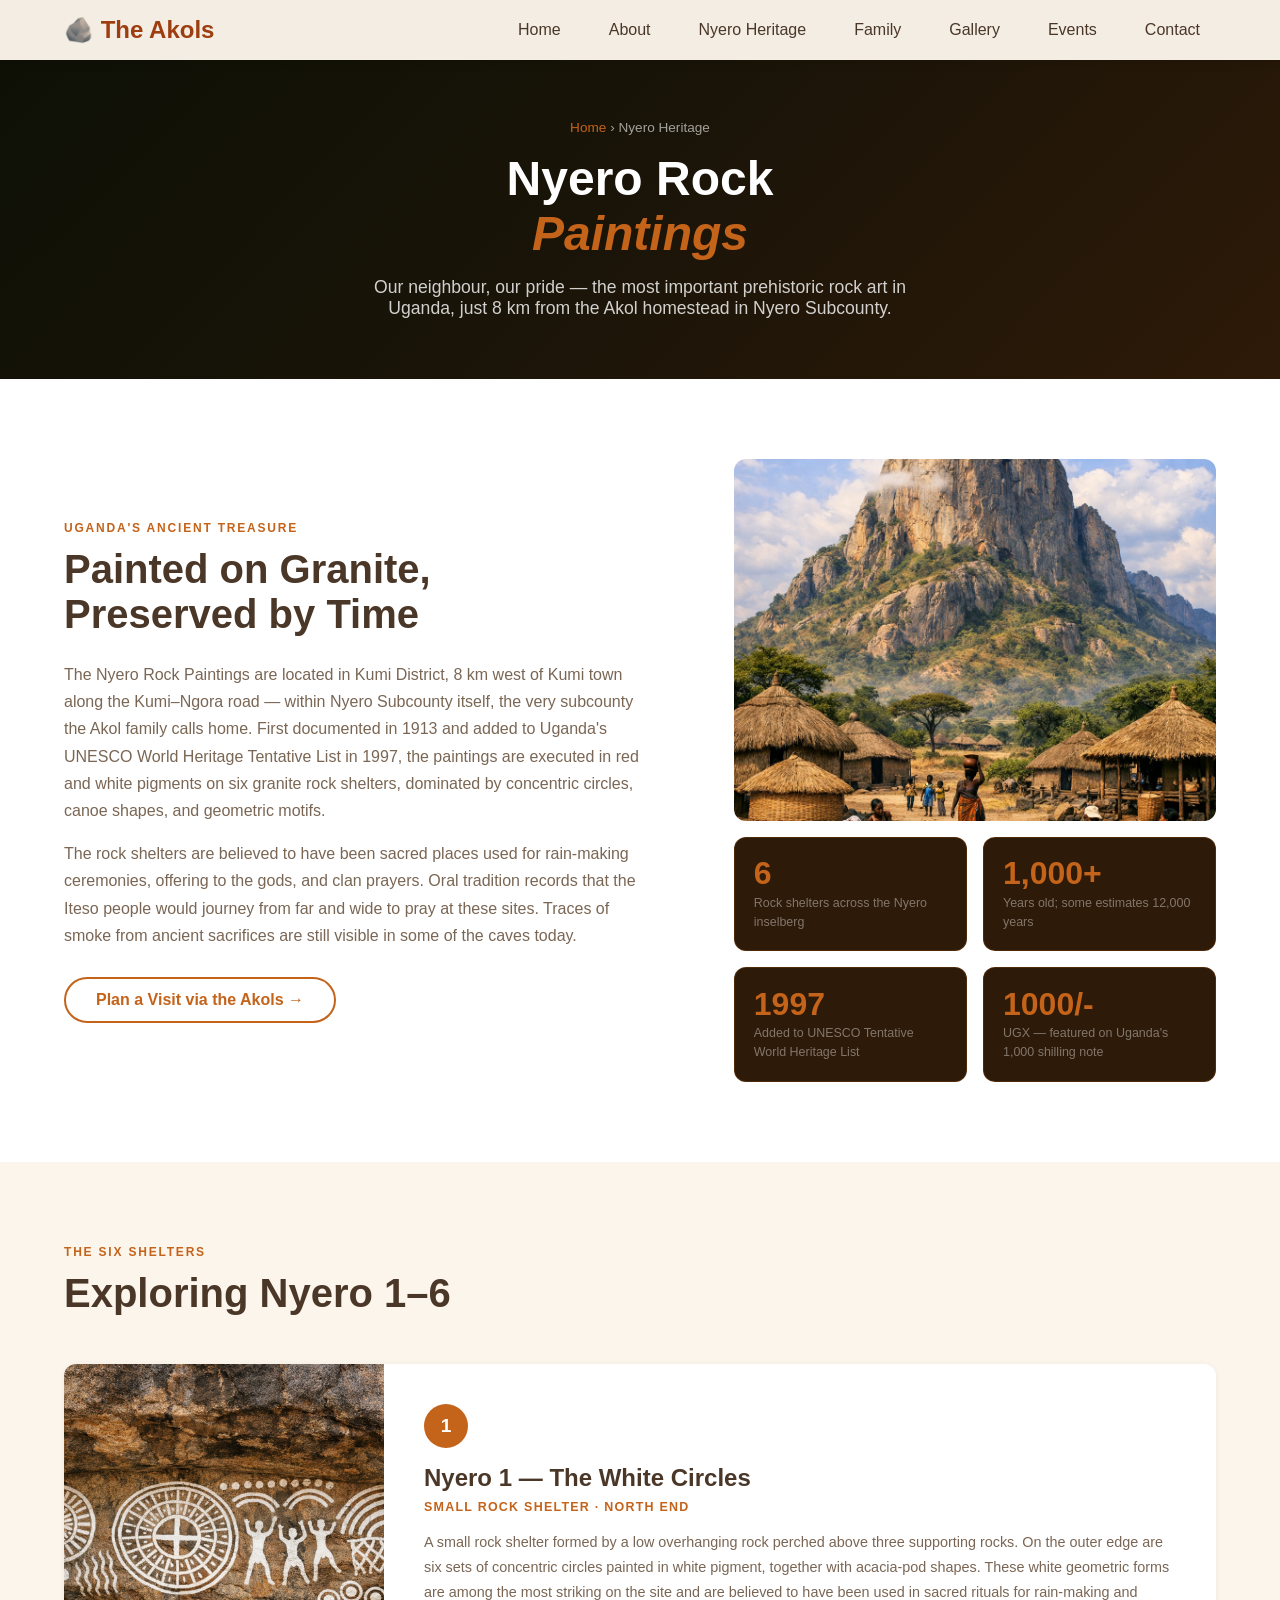
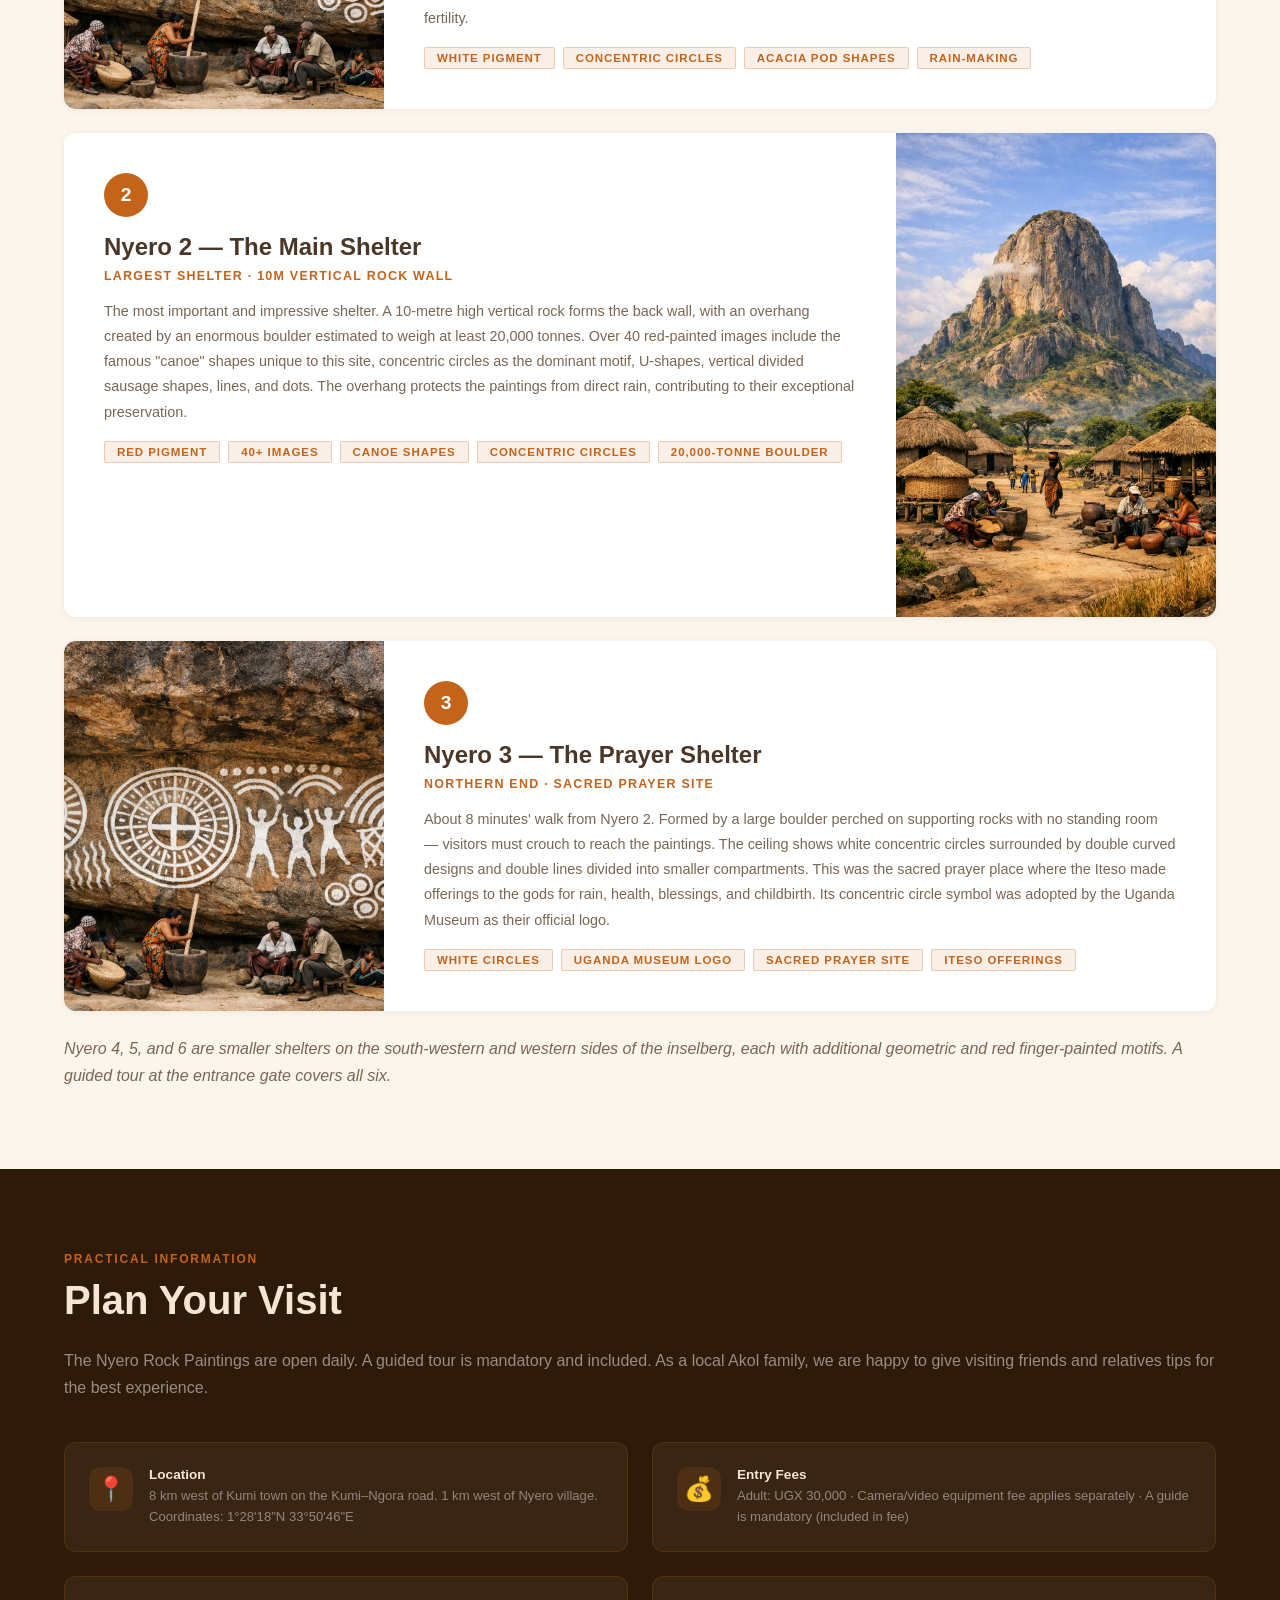
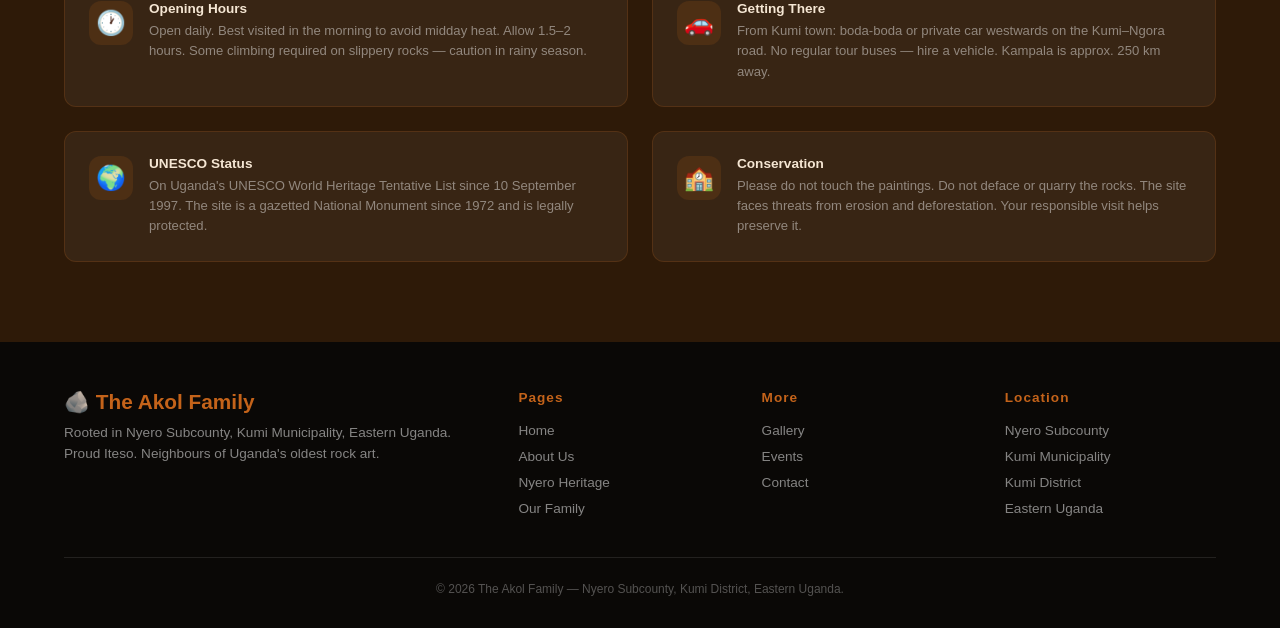
<file: heritage.html>
<!DOCTYPE html>
<html lang="en">
<head>
  <meta charset="UTF-8"/>
  <meta name="viewport" content="width=device-width, initial-scale=1.0"/>
  <title>Nyero Heritage — The Akol Family</title>
  <style>
    * {
      margin: 0;
      padding: 0;
      box-sizing: border-box;
    }

    body {
      font-family: 'Segoe UI', Tahoma, Geneva, Verdana, sans-serif;
      background: #FBF5EC;
      color: #4A3728;
    }

    /* Navigation */
    nav {
      background: rgba(251, 245, 236, 0.97);
      padding: 1rem 5%;
      display: flex;
      justify-content: space-between;
      align-items: center;
      position: fixed;
      top: 0;
      left: 0;
      right: 0;
      z-index: 100;
      box-shadow: 0 2px 10px rgba(0,0,0,0.1);
    }

    .logo {
      font-size: 1.5rem;
      font-weight: bold;
      color: #9E3D0F;
      text-decoration: none;
    }

    .nav-links {
      display: flex;
      gap: 1rem;
      list-style: none;
    }

    .nav-links a {
      text-decoration: none;
      color: #4A3728;
      padding: 0.5rem 1rem;
      transition: color 0.3s;
    }

    .nav-links a:hover {
      color: #C4631A;
    }

    /* Page Header */
    .page-header {
      background: linear-gradient(135deg, #0D1006 0%, #1A1408 50%, #2E1A08 100%);
      color: white;
      padding: 120px 5% 60px;
      text-align: center;
      position: relative;
      overflow: hidden;
    }

    .page-header h1 {
      font-size: 3rem;
      margin-bottom: 1rem;
    }

    .page-header h1 em {
      color: #C4631A;
      font-style: italic;
    }

    .page-header p {
      font-size: 1.1rem;
      max-width: 600px;
      margin: 0 auto;
      opacity: 0.8;
    }

    .page-breadcrumb {
      margin-bottom: 1rem;
      font-size: 0.85rem;
      color: rgba(255,255,255,0.6);
    }

    .page-breadcrumb a {
      color: #C4631A;
      text-decoration: none;
    }

    /* Section */
    .section {
      padding: 80px 5%;
    }

    .section-inner {
      max-width: 1200px;
      margin: 0 auto;
    }

    .s-label {
      display: inline-block;
      font-size: 0.75rem;
      letter-spacing: 0.15em;
      text-transform: uppercase;
      color: #C4631A;
      font-weight: 600;
      margin-bottom: 0.75rem;
    }

    .s-title {
      font-size: 2.5rem;
      font-weight: 700;
      color: #4A3728;
      margin-bottom: 1.5rem;
    }

    .s-body {
      font-size: 1rem;
      line-height: 1.7;
      color: #7A6654;
    }

    /* Heritage Intro */
    .heritage-intro {
      display: grid;
      grid-template-columns: 1.1fr 0.9fr;
      gap: 5rem;
      align-items: center;
    }

    .heritage-main-img {
      aspect-ratio: 4/3;
      border-radius: 12px;
      overflow: hidden;
      background: #4A2A10;
    }

    .heritage-main-img img {
      width: 100%;
      height: 100%;
      object-fit: cover;
    }

    .img-placeholder {
      width: 100%;
      height: 100%;
      display: flex;
      flex-direction: column;
      align-items: center;
      justify-content: center;
      color: white;
      text-align: center;
      background: linear-gradient(135deg, #C4631A, #9E3D0F);
    }

    .ph-icon {
      font-size: 4rem;
      margin-bottom: 1rem;
    }

    .ph-label {
      font-size: 0.9rem;
      font-weight: 500;
    }

    .hfact-grid {
      display: grid;
      grid-template-columns: 1fr 1fr;
      gap: 1rem;
      margin-top: 2rem;
    }

    .hf {
      background: #2E1A08;
      border-radius: 12px;
      padding: 1.2rem;
      border: 1px solid rgba(196,99,26,0.22);
    }

    .hf .num {
      font-size: 2rem;
      font-weight: 700;
      color: #C4631A;
      display: block;
      line-height: 1;
      margin-bottom: 0.3rem;
    }

    .hf p {
      font-size: 0.78rem;
      color: rgba(255,255,255,0.4);
      line-height: 1.5;
    }

    /* Shelters */
    .shelters-wrap {
      margin-top: 3rem;
    }

    .shelter-card {
      background: white;
      border-radius: 12px;
      overflow: hidden;
      margin-bottom: 1.5rem;
      box-shadow: 0 1px 6px rgba(0,0,0,0.06);
      display: grid;
      grid-template-columns: 320px 1fr;
    }

    .shelter-card:nth-child(even) {
      grid-template-columns: 1fr 320px;
    }

    .shelter-card:nth-child(even) .shelter-img {
      order: 2;
    }

    .shelter-card:nth-child(even) .shelter-text {
      order: 1;
    }

    .shelter-img {
      overflow: hidden;
      min-height: 260px;
      background: #4A2A10;
    }

    .shelter-img img {
      width: 100%;
      height: 100%;
      object-fit: cover;
    }

    .shelter-text {
      padding: 2.5rem;
    }

    .shelter-num-badge {
      display: inline-flex;
      align-items: center;
      justify-content: center;
      width: 44px;
      height: 44px;
      border-radius: 50%;
      background: #C4631A;
      color: white;
      font-size: 1.2rem;
      font-weight: 700;
      margin-bottom: 1rem;
    }

    .shelter-text h3 {
      font-size: 1.5rem;
      font-weight: 700;
      color: #4A3728;
      margin-bottom: 0.5rem;
    }

    .shelter-text .shelter-sub {
      font-size: 0.78rem;
      letter-spacing: 0.1em;
      text-transform: uppercase;
      color: #C4631A;
      margin-bottom: 1rem;
      font-weight: 600;
    }

    .shelter-text p {
      font-size: 0.9rem;
      color: #7A6654;
      line-height: 1.75;
    }

    .feature-tags {
      display: flex;
      flex-wrap: wrap;
      gap: 0.5rem;
      margin-top: 1rem;
    }

    .tag {
      padding: 0.25rem 0.75rem;
      border-radius: 2px;
      font-size: 0.72rem;
      letter-spacing: 0.08em;
      text-transform: uppercase;
      font-weight: 600;
      background: rgba(196,99,26,0.1);
      color: #C4631A;
      border: 1px solid rgba(196,99,26,0.25);
    }

    /* Visit Info */
    .visit-grid {
      display: grid;
      grid-template-columns: 1fr 1fr;
      gap: 1.5rem;
      margin-top: 2.5rem;
    }

    .vi-card {
      background: rgba(255,255,255,0.05);
      border-radius: 12px;
      padding: 1.5rem;
      border: 1px solid rgba(196,99,26,0.2);
      display: flex;
      gap: 1rem;
      align-items: flex-start;
    }

    .vi-icon {
      font-size: 1.5rem;
      flex-shrink: 0;
      width: 44px;
      height: 44px;
      display: flex;
      align-items: center;
      justify-content: center;
      background: rgba(196,99,26,0.15);
      border-radius: 12px;
    }

    .vi-info h4 {
      font-size: 0.85rem;
      font-weight: 600;
      color: #F5E6D3;
      margin-bottom: 0.3rem;
    }

    .vi-info p {
      font-size: 0.82rem;
      color: rgba(255,255,255,0.45);
      line-height: 1.55;
    }

    .btn {
      display: inline-block;
      padding: 12px 30px;
      text-decoration: none;
      border-radius: 50px;
      transition: all 0.3s;
      font-weight: 600;
    }

    .btn-outline {
      border: 2px solid #C4631A;
      color: #C4631A;
      background: transparent;
    }

    .btn-outline:hover {
      background: #C4631A;
      color: white;
      transform: translateY(-3px);
    }

    /* Footer */
    .site-footer {
      background: #0A0806;
      color: white;
      padding: 3rem 5% 2rem;
    }

    .footer-content {
      max-width: 1200px;
      margin: 0 auto;
      display: grid;
      grid-template-columns: 2fr 1fr 1fr 1fr;
      gap: 2rem;
    }

    .brand-name {
      font-size: 1.3rem;
      font-weight: bold;
      color: #C4631A;
      margin-bottom: 0.5rem;
    }

    .footer-brand p {
      font-size: 0.85rem;
      color: rgba(255,255,255,0.5);
      line-height: 1.6;
    }

    .footer-col h4 {
      font-size: 0.85rem;
      font-weight: 600;
      color: #C4631A;
      margin-bottom: 1rem;
      letter-spacing: 1px;
    }

    .footer-col ul {
      list-style: none;
      padding: 0;
    }

    .footer-col li {
      margin-bottom: 0.5rem;
    }

    .footer-col a {
      color: rgba(255,255,255,0.5);
      text-decoration: none;
      font-size: 0.85rem;
      transition: color 0.3s;
    }

    .footer-col a:hover {
      color: #C4631A;
    }

    .footer-bottom {
      max-width: 1200px;
      margin: 2rem auto 0;
      padding-top: 1.5rem;
      text-align: center;
      border-top: 1px solid rgba(255,255,255,0.1);
      font-size: 0.75rem;
      color: rgba(255,255,255,0.3);
    }

    .fade-up {
      opacity: 0;
      transform: translateY(20px);
      animation: fadeUp 0.6s ease forwards;
    }

    @keyframes fadeUp {
      to {
        opacity: 1;
        transform: translateY(0);
      }
    }

    .delay-1 { animation-delay: 0.1s; }
    .delay-2 { animation-delay: 0.2s; }
    .delay-3 { animation-delay: 0.3s; }

    @media (max-width: 900px) {
      .shelter-card,
      .shelter-card:nth-child(even) {
        grid-template-columns: 1fr;
      }
      .shelter-card:nth-child(even) .shelter-img,
      .shelter-card:nth-child(even) .shelter-text {
        order: unset;
      }
      .shelter-img {
        min-height: 220px;
      }
    }

    @media (max-width: 768px) {
      .nav-links {
        display: none;
      }
      .heritage-intro {
        grid-template-columns: 1fr;
        gap: 2rem;
      }
      .visit-grid {
        grid-template-columns: 1fr;
      }
      .page-header h1 {
        font-size: 2rem;
      }
      .s-title {
        font-size: 1.8rem;
      }
      .footer-content {
        grid-template-columns: 1fr;
        text-align: center;
      }
      .footer-col ul {
        text-align: center;
      }
    }
  </style>
</head>
<body>

<!-- Navigation -->
<nav>
  <a href="index.html" class="logo">🪨 The Akols</a>
  <ul class="nav-links">
    <li><a href="index.html">Home</a></li>
    <li><a href="about.html">About</a></li>
    <li><a href="heritage.html">Nyero Heritage</a></li>
    <li><a href="family.html">Family</a></li>
    <li><a href="gallery.html">Gallery</a></li>
    <li><a href="events.html">Events</a></li>
    <li><a href="contact.html">Contact</a></li>
  </ul>
</nav>

<!-- Page Hero -->
<div class="page-header">
  <div class="page-breadcrumb"><a href="index.html">Home</a> › Nyero Heritage</div>
  <h1>Nyero Rock<br/><em>Paintings</em></h1>
  <p>Our neighbour, our pride — the most important prehistoric rock art in Uganda, just 8 km from the Akol homestead in Nyero Subcounty.</p>
</div>

<!-- Heritage Intro Section -->
<section class="section" style="background:white;">
  <div class="section-inner">
    <div class="heritage-intro">
      <div class="fade-up">
        <span class="s-label">Uganda's Ancient Treasure</span>
        <h2 class="s-title">Painted on Granite,<br/>Preserved by Time</h2>
        <p class="s-body">
          The Nyero Rock Paintings are located in Kumi District, 8 km west of Kumi town along the Kumi–Ngora road — within Nyero Subcounty itself, the very subcounty the Akol family calls home. First documented in 1913 and added to Uganda's UNESCO World Heritage Tentative List in 1997, the paintings are executed in red and white pigments on six granite rock shelters, dominated by concentric circles, canoe shapes, and geometric motifs.
        </p>
        <p class="s-body" style="margin-top:1rem;">
          The rock shelters are believed to have been sacred places used for rain-making ceremonies, offering to the gods, and clan prayers. Oral tradition records that the Iteso people would journey from far and wide to pray at these sites. Traces of smoke from ancient sacrifices are still visible in some of the caves today.
        </p>
        <a href="contact.html" class="btn btn-outline" style="margin-top:1.75rem;">Plan a Visit via the Akols →</a>
      </div>
      <div class="fade-up delay-1">
        <div class="heritage-main-img">
          <img src="img/rock.png" alt="Nyero Rock Paintings - Main Panel" onerror="this.onerror=null; this.parentElement.innerHTML='<div class=\'img-placeholder\'><span class=\'ph-icon\'>🪨</span><span class=\'ph-label\'>Nyero 2 — Main Shelter Panel</span><span class=\'ph-id\'>Add rock art photo</span></div>'">
        </div>
        <div class="hfact-grid" style="margin-top:1rem;">
          <div class="hf"><span class="num">6</span><p>Rock shelters across the Nyero inselberg</p></div>
          <div class="hf"><span class="num">1,000+</span><p>Years old; some estimates 12,000 years</p></div>
          <div class="hf"><span class="num">1997</span><p>Added to UNESCO Tentative World Heritage List</p></div>
          <div class="hf"><span class="num">1000/-</span><p>UGX — featured on Uganda's 1,000 shilling note</p></div>
        </div>
      </div>
    </div>
  </div>
</section>

<!-- Six Shelters Section -->
<section class="section" style="background:#FBF5EC;">
  <div class="section-inner">
    <span class="s-label fade-up">The Six Shelters</span>
    <h2 class="s-title fade-up">Exploring Nyero 1–6</h2>

    <div class="shelters-wrap">
      <!-- NYERO 1 -->
      <div class="shelter-card fade-up">
        <div class="shelter-img">
          <img src="img/painting0.png" alt="Nyero 1 shelter - White Circles" onerror="this.onerror=null; this.parentElement.innerHTML='<div class=\'img-placeholder\'><span class=\'ph-icon\'>⭕</span><span class=\'ph-label\'>Nyero 1 — White Circles Shelter</span></div>'">
        </div>
        <div class="shelter-text">
          <div class="shelter-num-badge">1</div>
          <h3>Nyero 1 — The White Circles</h3>
          <div class="shelter-sub">Small Rock Shelter · North End</div>
          <p>A small rock shelter formed by a low overhanging rock perched above three supporting rocks. On the outer edge are six sets of concentric circles painted in white pigment, together with acacia-pod shapes. These white geometric forms are among the most striking on the site and are believed to have been used in sacred rituals for rain-making and fertility.</p>
          <div class="feature-tags">
            <span class="tag">White Pigment</span>
            <span class="tag">Concentric Circles</span>
            <span class="tag">Acacia Pod Shapes</span>
            <span class="tag">Rain-making</span>
          </div>
        </div>
      </div>

      <!-- NYERO 2 -->
      <div class="shelter-card fade-up">
        <div class="shelter-img">
          <img src="img/rock.png" alt="Nyero 2 shelter - Main Shelter" onerror="this.onerror=null; this.parentElement.innerHTML='<div class=\'img-placeholder\'><span class=\'ph-icon\'>🪨</span><span class=\'ph-label\'>Nyero 2 — Main Shelter</span></div>'">
        </div>
        <div class="shelter-text">
          <div class="shelter-num-badge">2</div>
          <h3>Nyero 2 — The Main Shelter</h3>
          <div class="shelter-sub">Largest Shelter · 10m Vertical Rock Wall</div>
          <p>The most important and impressive shelter. A 10-metre high vertical rock forms the back wall, with an overhang created by an enormous boulder estimated to weigh at least 20,000 tonnes. Over 40 red-painted images include the famous "canoe" shapes unique to this site, concentric circles as the dominant motif, U-shapes, vertical divided sausage shapes, lines, and dots. The overhang protects the paintings from direct rain, contributing to their exceptional preservation.</p>
          <div class="feature-tags">
            <span class="tag">Red Pigment</span>
            <span class="tag">40+ Images</span>
            <span class="tag">Canoe Shapes</span>
            <span class="tag">Concentric Circles</span>
            <span class="tag">20,000-tonne Boulder</span>
          </div>
        </div>
      </div>

      <!-- NYERO 3 -->
      <div class="shelter-card fade-up">
        <div class="shelter-img">
          <img src="img/painting0.png" alt="Nyero 3 shelter - Prayer Shelter" onerror="this.onerror=null; this.parentElement.innerHTML='<div class=\'img-placeholder\'><span class=\'ph-icon\'>🙏</span><span class=\'ph-label\'>Nyero 3 — Prayer Shelter</span></div>'">
        </div>
        <div class="shelter-text">
          <div class="shelter-num-badge">3</div>
          <h3>Nyero 3 — The Prayer Shelter</h3>
          <div class="shelter-sub">Northern End · Sacred Prayer Site</div>
          <p>About 8 minutes' walk from Nyero 2. Formed by a large boulder perched on supporting rocks with no standing room — visitors must crouch to reach the paintings. The ceiling shows white concentric circles surrounded by double curved designs and double lines divided into smaller compartments. This was the sacred prayer place where the Iteso made offerings to the gods for rain, health, blessings, and childbirth. Its concentric circle symbol was adopted by the Uganda Museum as their official logo.</p>
          <div class="feature-tags">
            <span class="tag">White Circles</span>
            <span class="tag">Uganda Museum Logo</span>
            <span class="tag">Sacred Prayer Site</span>
            <span class="tag">Iteso Offerings</span>
          </div>
        </div>
      </div>
    </div>

    <p class="s-body" style="margin-top:1rem; font-style:italic; color:#7A6654;">
      Nyero 4, 5, and 6 are smaller shelters on the south-western and western sides of the inselberg, each with additional geometric and red finger-painted motifs. A guided tour at the entrance gate covers all six.
    </p>
  </div>
</section>

<!-- Visit Information Section -->
<section class="section" style="background:#2E1A08; position:relative;">
  <div class="section-inner" style="position:relative; z-index:1;">
    <span class="s-label fade-up" style="color:#C4631A;">Practical Information</span>
    <h2 class="s-title fade-up" style="color:#F5E6D3;">Plan Your Visit</h2>
    <p class="s-body fade-up" style="color:rgba(255,255,255,0.5);">The Nyero Rock Paintings are open daily. A guided tour is mandatory and included. As a local Akol family, we are happy to give visiting friends and relatives tips for the best experience.</p>
    <div class="visit-grid">
      <div class="vi-card fade-up"><div class="vi-icon">📍</div><div class="vi-info"><h4>Location</h4><p>8 km west of Kumi town on the Kumi–Ngora road. 1 km west of Nyero village. Coordinates: 1°28'18"N 33°50'46"E</p></div></div>
      <div class="vi-card fade-up delay-1"><div class="vi-icon">💰</div><div class="vi-info"><h4>Entry Fees</h4><p>Adult: UGX 30,000 · Camera/video equipment fee applies separately · A guide is mandatory (included in fee)</p></div></div>
      <div class="vi-card fade-up delay-2"><div class="vi-icon">🕐</div><div class="vi-info"><h4>Opening Hours</h4><p>Open daily. Best visited in the morning to avoid midday heat. Allow 1.5–2 hours. Some climbing required on slippery rocks — caution in rainy season.</p></div></div>
      <div class="vi-card fade-up delay-3"><div class="vi-icon">🚗</div><div class="vi-info"><h4>Getting There</h4><p>From Kumi town: boda-boda or private car westwards on the Kumi–Ngora road. No regular tour buses — hire a vehicle. Kampala is approx. 250 km away.</p></div></div>
      <div class="vi-card fade-up"><div class="vi-icon">🌍</div><div class="vi-info"><h4>UNESCO Status</h4><p>On Uganda's UNESCO World Heritage Tentative List since 10 September 1997. The site is a gazetted National Monument since 1972 and is legally protected.</p></div></div>
      <div class="vi-card fade-up delay-1"><div class="vi-icon">🏫</div><div class="vi-info"><h4>Conservation</h4><p>Please do not touch the paintings. Do not deface or quarry the rocks. The site faces threats from erosion and deforestation. Your responsible visit helps preserve it.</p></div></div>
    </div>
  </div>
</section>

<!-- Footer -->
<footer class="site-footer">
  <div class="footer-content">
    <div class="footer-brand">
      <div class="brand-name">🪨 The Akol Family</div>
      <p>Rooted in Nyero Subcounty, Kumi Municipality, Eastern Uganda.<br>Proud Iteso. Neighbours of Uganda's oldest rock art.</p>
    </div>
    
    <div class="footer-col">
      <h4>Pages</h4>
      <ul>
        <li><a href="index.html">Home</a></li>
        <li><a href="about.html">About Us</a></li>
        <li><a href="heritage.html">Nyero Heritage</a></li>
        <li><a href="family.html">Our Family</a></li>
      </ul>
    </div>
    
    <div class="footer-col">
      <h4>More</h4>
      <ul>
        <li><a href="gallery.html">Gallery</a></li>
        <li><a href="events.html">Events</a></li>
        <li><a href="contact.html">Contact</a></li>
      </ul>
    </div>
    
    <div class="footer-col">
      <h4>Location</h4>
      <ul>
        <li><a href="heritage.html">Nyero Subcounty</a></li>
        <li><a href="contact.html">Kumi Municipality</a></li>
        <li><a href="contact.html">Kumi District</a></li>
        <li><a href="heritage.html">Eastern Uganda</a></li>
      </ul>
    </div>
  </div>
  
  <div class="footer-bottom">
    <p>&copy; 2026 The Akol Family — Nyero Subcounty, Kumi District, Eastern Uganda.</p>
  </div>
</footer>

</body>
</html>
</file>
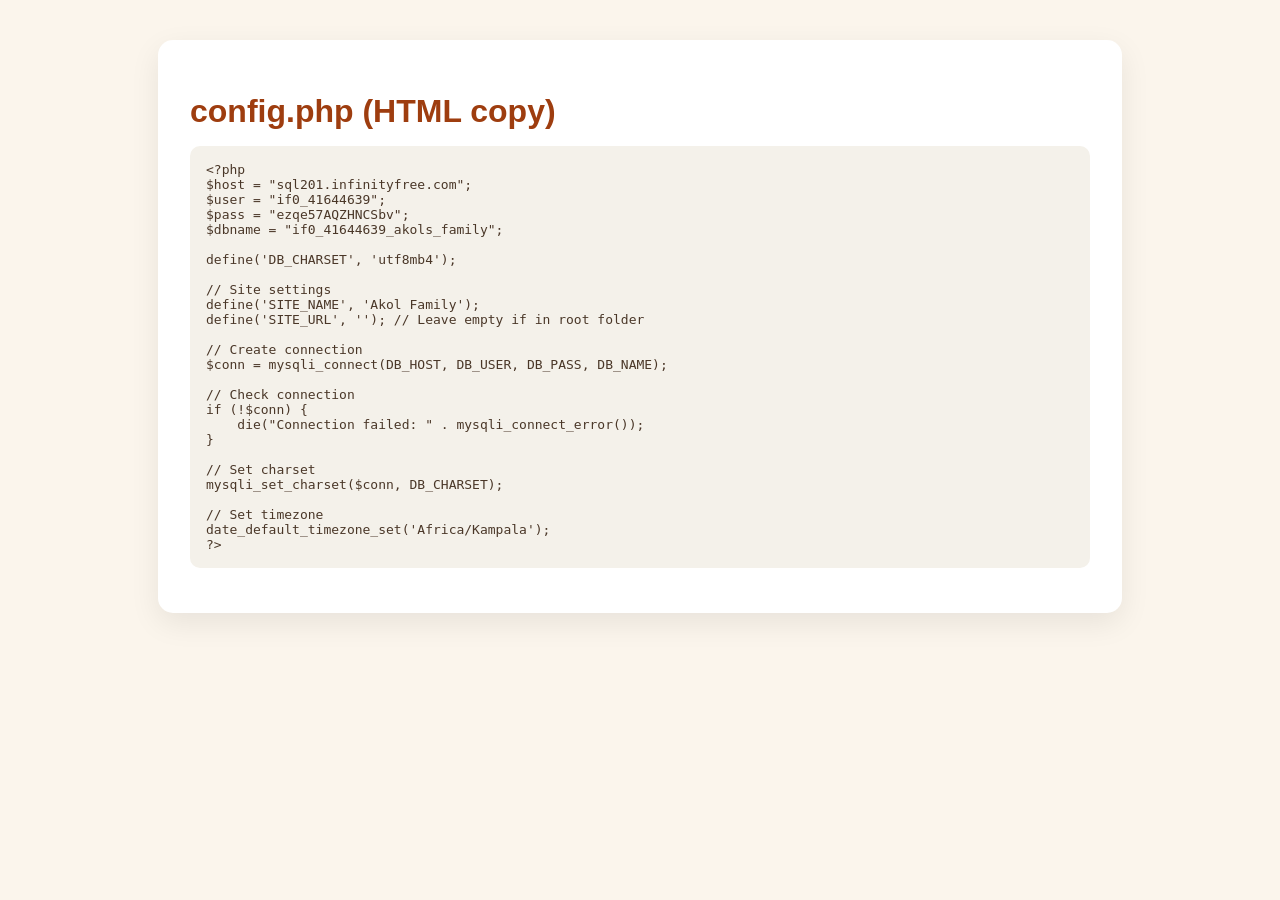
<file: includes/config.html>
<!DOCTYPE html>
<html lang="en">
<head>
    <meta charset="UTF-8">
    <meta name="viewport" content="width=device-width, initial-scale=1.0">
    <title>Config — The Akol Family</title>
    <style>
        body { font-family: 'Segoe UI', Tahoma, Geneva, Verdana, sans-serif; background: #FBF5EC; color: #4A3728; padding: 2rem; }
        .container { max-width: 900px; margin: 0 auto; background: white; border-radius: 15px; padding: 2rem; box-shadow: 0 10px 30px rgba(0,0,0,0.08); }
        h1 { color: #9E3D0F; margin-bottom: 1rem; }
        pre { background: #f4f1ea; padding: 1rem; border-radius: 10px; overflow: auto; }
    </style>
</head>
<body>
    <div class="container">
        <h1>config.php (HTML copy)</h1>
        <pre>&lt;?php
$host = "sql201.infinityfree.com";
$user = "if0_41644639";
$pass = "ezqe57AQZHNCSbv";
$dbname = "if0_41644639_akols_family";

define('DB_CHARSET', 'utf8mb4');

// Site settings
define('SITE_NAME', 'Akol Family');
define('SITE_URL', ''); // Leave empty if in root folder

// Create connection
$conn = mysqli_connect(DB_HOST, DB_USER, DB_PASS, DB_NAME);

// Check connection
if (!$conn) {
    die("Connection failed: " . mysqli_connect_error());
}

// Set charset
mysqli_set_charset($conn, DB_CHARSET);

// Set timezone
date_default_timezone_set('Africa/Kampala');
?&gt;</pre>
    </div>
</body>
</html>
</file>
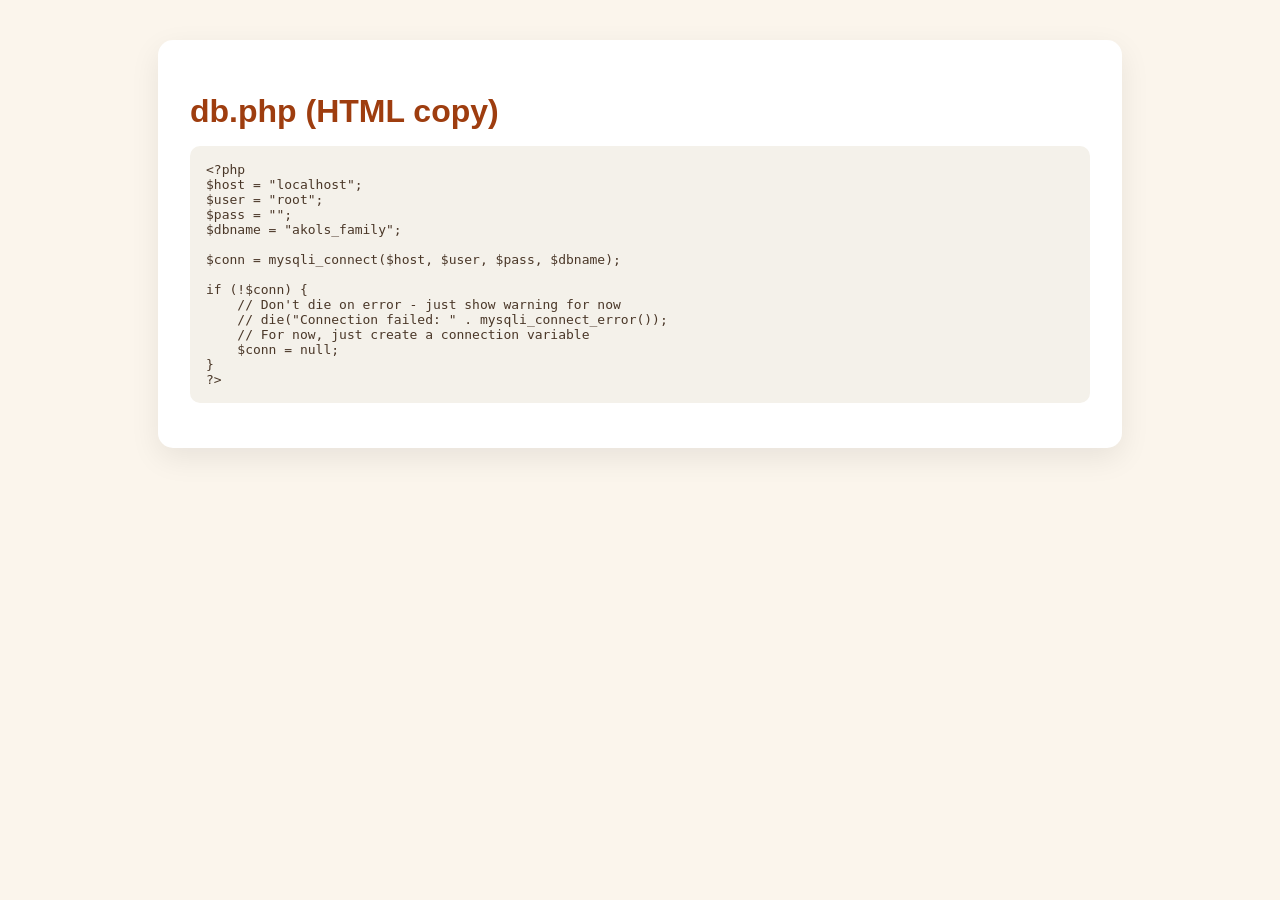
<file: includes/db.html>
<!DOCTYPE html>
<html lang="en">
<head>
    <meta charset="UTF-8">
    <meta name="viewport" content="width=device-width, initial-scale=1.0">
    <title>DB — The Akol Family</title>
    <style>
        body { font-family: 'Segoe UI', Tahoma, Geneva, Verdana, sans-serif; background: #FBF5EC; color: #4A3728; padding: 2rem; }
        .container { max-width: 900px; margin: 0 auto; background: white; border-radius: 15px; padding: 2rem; box-shadow: 0 10px 30px rgba(0,0,0,0.08); }
        h1 { color: #9E3D0F; margin-bottom: 1rem; }
        pre { background: #f4f1ea; padding: 1rem; border-radius: 10px; overflow: auto; }
    </style>
</head>
<body>
    <div class="container">
        <h1>db.php (HTML copy)</h1>
        <pre>&lt;?php
$host = "localhost";
$user = "root";
$pass = "";
$dbname = "akols_family";

$conn = mysqli_connect($host, $user, $pass, $dbname);

if (!$conn) {
    // Don't die on error - just show warning for now
    // die("Connection failed: " . mysqli_connect_error());
    // For now, just create a connection variable
    $conn = null;
}
?&gt;</pre>
    </div>
</body>
</html>
</file>
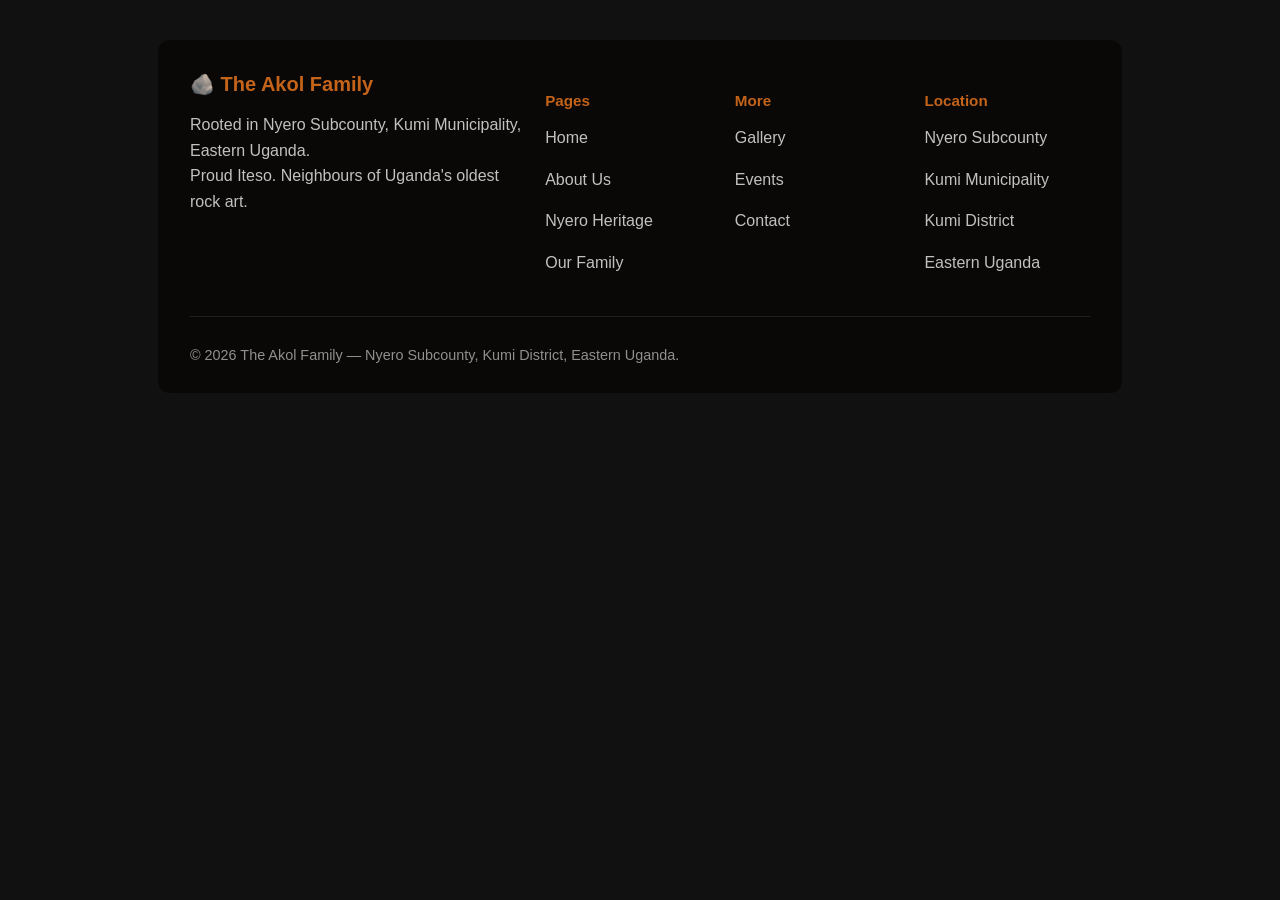
<file: includes/footer.html>
<!DOCTYPE html>
<html lang="en">
<head>
    <meta charset="UTF-8">
    <meta name="viewport" content="width=device-width, initial-scale=1.0">
    <title>The Akols Footer</title>
    <style>
        body { font-family: 'Segoe UI', Tahoma, Geneva, Verdana, sans-serif; background: #111; color: #fff; padding: 2rem; }
        .site-footer { background: #0A0806; color: white; padding: 2rem 2rem 1rem; border-radius: 12px; max-width: 900px; margin: 0 auto; }
        .footer-content { display: grid; grid-template-columns: 2fr 1fr 1fr 1fr; gap: 1.5rem; }
        .footer-content h4 { color: #C4631A; margin-bottom: 0.75rem; font-size: 0.95rem; }
        .footer-content p, .footer-content a { color: rgba(255, 255, 255, 0.75); text-decoration: none; line-height: 1.6; }
        .footer-bottom { border-top: 1px solid rgba(255,255,255,0.1); margin-top: 1.5rem; padding-top: 1rem; font-size: 0.9rem; color: rgba(255,255,255,0.55); }
        @media (max-width: 768px) { .footer-content { grid-template-columns: 1fr; } }
    </style>
</head>
<body>
    <footer class="site-footer">
        <div class="footer-content">
            <div class="footer-brand">
                <div class="brand-name" style="font-size:1.25rem; color:#C4631A; font-weight:bold; margin-bottom:0.5rem;">🪨 The Akol Family</div>
                <p>Rooted in Nyero Subcounty, Kumi Municipality, Eastern Uganda.<br>Proud Iteso. Neighbours of Uganda's oldest rock art.</p>
            </div>
            <div class="footer-col">
                <h4>Pages</h4>
                <p><a href="index.html">Home</a></p>
                <p><a href="about.html">About Us</a></p>
                <p><a href="heritage.html">Nyero Heritage</a></p>
                <p><a href="family.html">Our Family</a></p>
            </div>
            <div class="footer-col">
                <h4>More</h4>
                <p><a href="gallery.html">Gallery</a></p>
                <p><a href="events.html">Events</a></p>
                <p><a href="contact.html">Contact</a></p>
            </div>
            <div class="footer-col">
                <h4>Location</h4>
                <p><a href="heritage.html">Nyero Subcounty</a></p>
                <p><a href="contact.html">Kumi Municipality</a></p>
                <p><a href="contact.html">Kumi District</a></p>
                <p><a href="heritage.html">Eastern Uganda</a></p>
            </div>
        </div>
        <div class="footer-bottom">
            <p>&copy; 2026 The Akol Family — Nyero Subcounty, Kumi District, Eastern Uganda.</p>
        </div>
    </footer>
</body>
</html>
</file>
